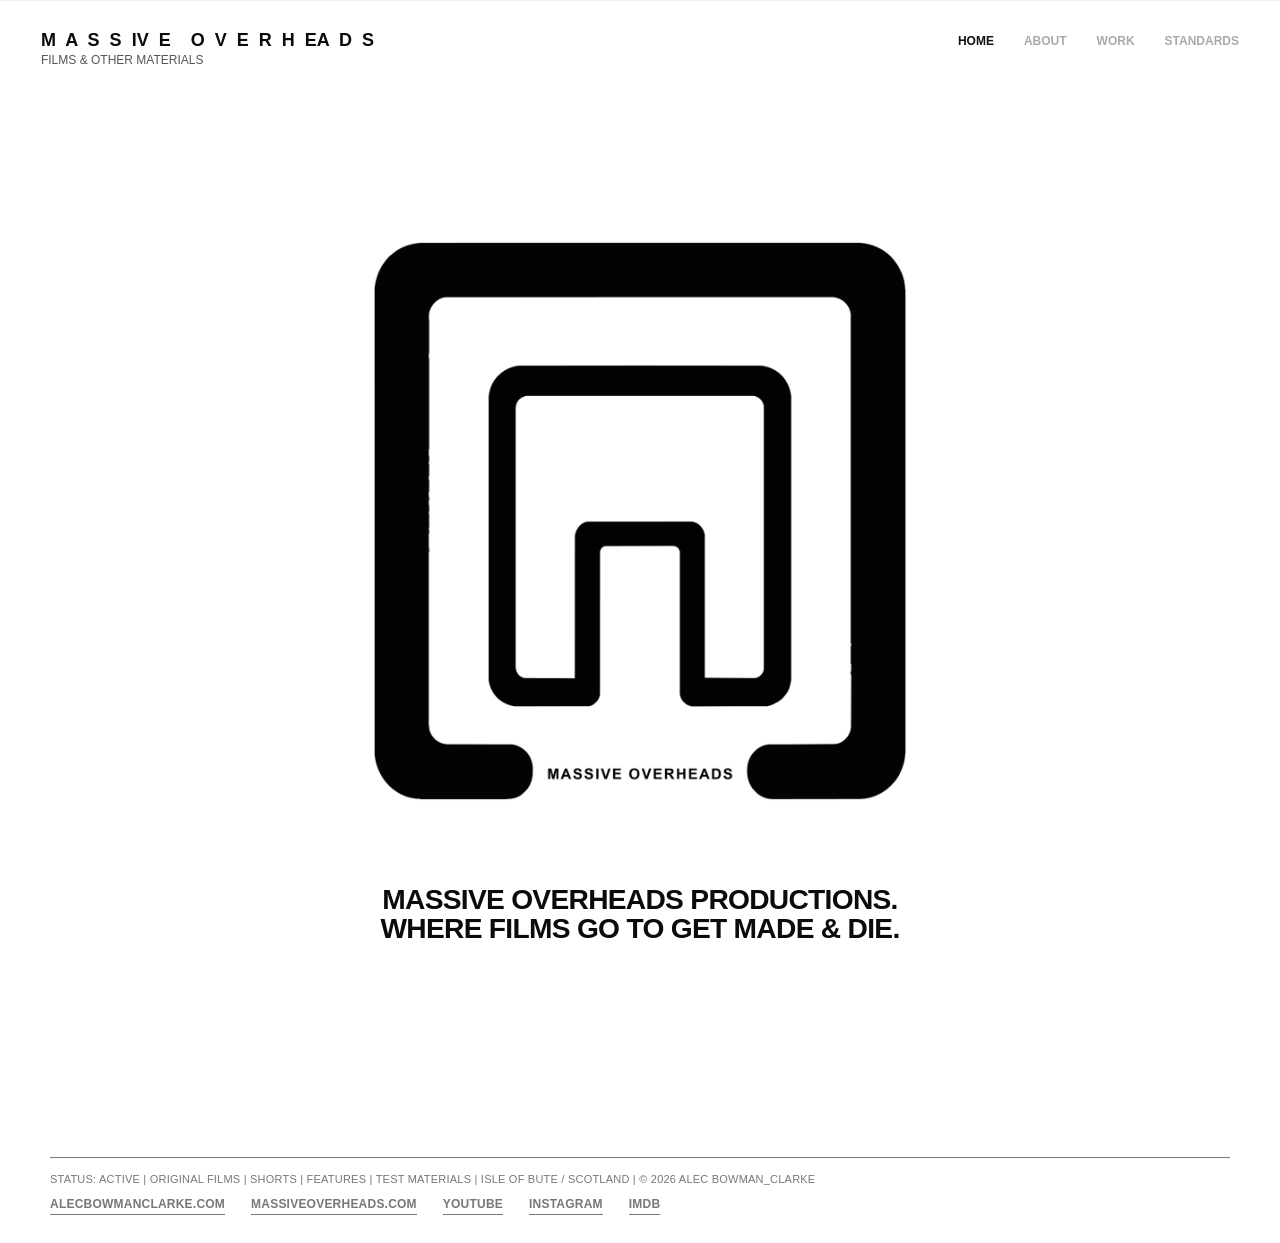
<file: index.html>
<!doctype html><html lang="en"><head><meta charset="utf-8"><meta name="viewport" content="width=device-width,initial-scale=1"><title>Massive Overheads</title><meta name="description" content="Massive Overheads Productions. Independent films and other materials from the Isle of Bute, Scotland."><link rel="stylesheet" href="css/site.css"></head><body>
<header class="site-head"><a class="brand" href="index.html"><strong class="wordmark-fixed">M&nbsp;&nbsp;A&nbsp;&nbsp;S&nbsp;&nbsp;S&nbsp;&nbsp;IV&nbsp;&nbsp;E&nbsp;&nbsp;&nbsp;&nbsp;O&nbsp;&nbsp;V&nbsp;&nbsp;E&nbsp;&nbsp;R&nbsp;&nbsp;H&nbsp;&nbsp;EA&nbsp;&nbsp;D&nbsp;&nbsp;S</strong><span>FILMS &amp; OTHER MATERIALS</span></a><button class="menu-button" type="button" aria-expanded="false" aria-controls="site-nav">MENU</button><nav class="nav" id="site-nav"><a class="active" aria-current="page" href="index.html">HOME</a><a href="about.html">ABOUT</a><a href="materials.html">WORK</a><a href="standards.html">STANDARDS</a></nav></header>
<main class="home home--manifesto"><div class="home-mark-wrap"><img class="mo-mark mo-mark--large" src="assets/images/massive-overheads-mark-home.png" alt="Massive Overheads"><p class="home-line">MASSIVE OVERHEADS PRODUCTIONS.<br>WHERE FILMS GO TO GET MADE &amp; DIE.</p></div></main>
<footer class="universal-footer"><div class="universal-footer__meta">STATUS: ACTIVE | ORIGINAL FILMS | SHORTS | FEATURES | TEST MATERIALS | ISLE OF BUTE / SCOTLAND | © 2026 ALEC BOWMAN_CLARKE</div><div class="universal-footer__links"><a href="https://alecbowmanclarke.com/">alecbowmanclarke.com</a><a href="https://massiveoverheads.com/">massiveoverheads.com</a><a href="https://www.youtube.com/@massiveoverheads">youtube</a><a href="https://www.instagram.com/mralecbowmanclarke/">instagram</a><a href="https://www.imdb.com/name/nm12285276/">IMDB</a></div></footer>
<script src="js/site.js"></script></body></html>
</file>
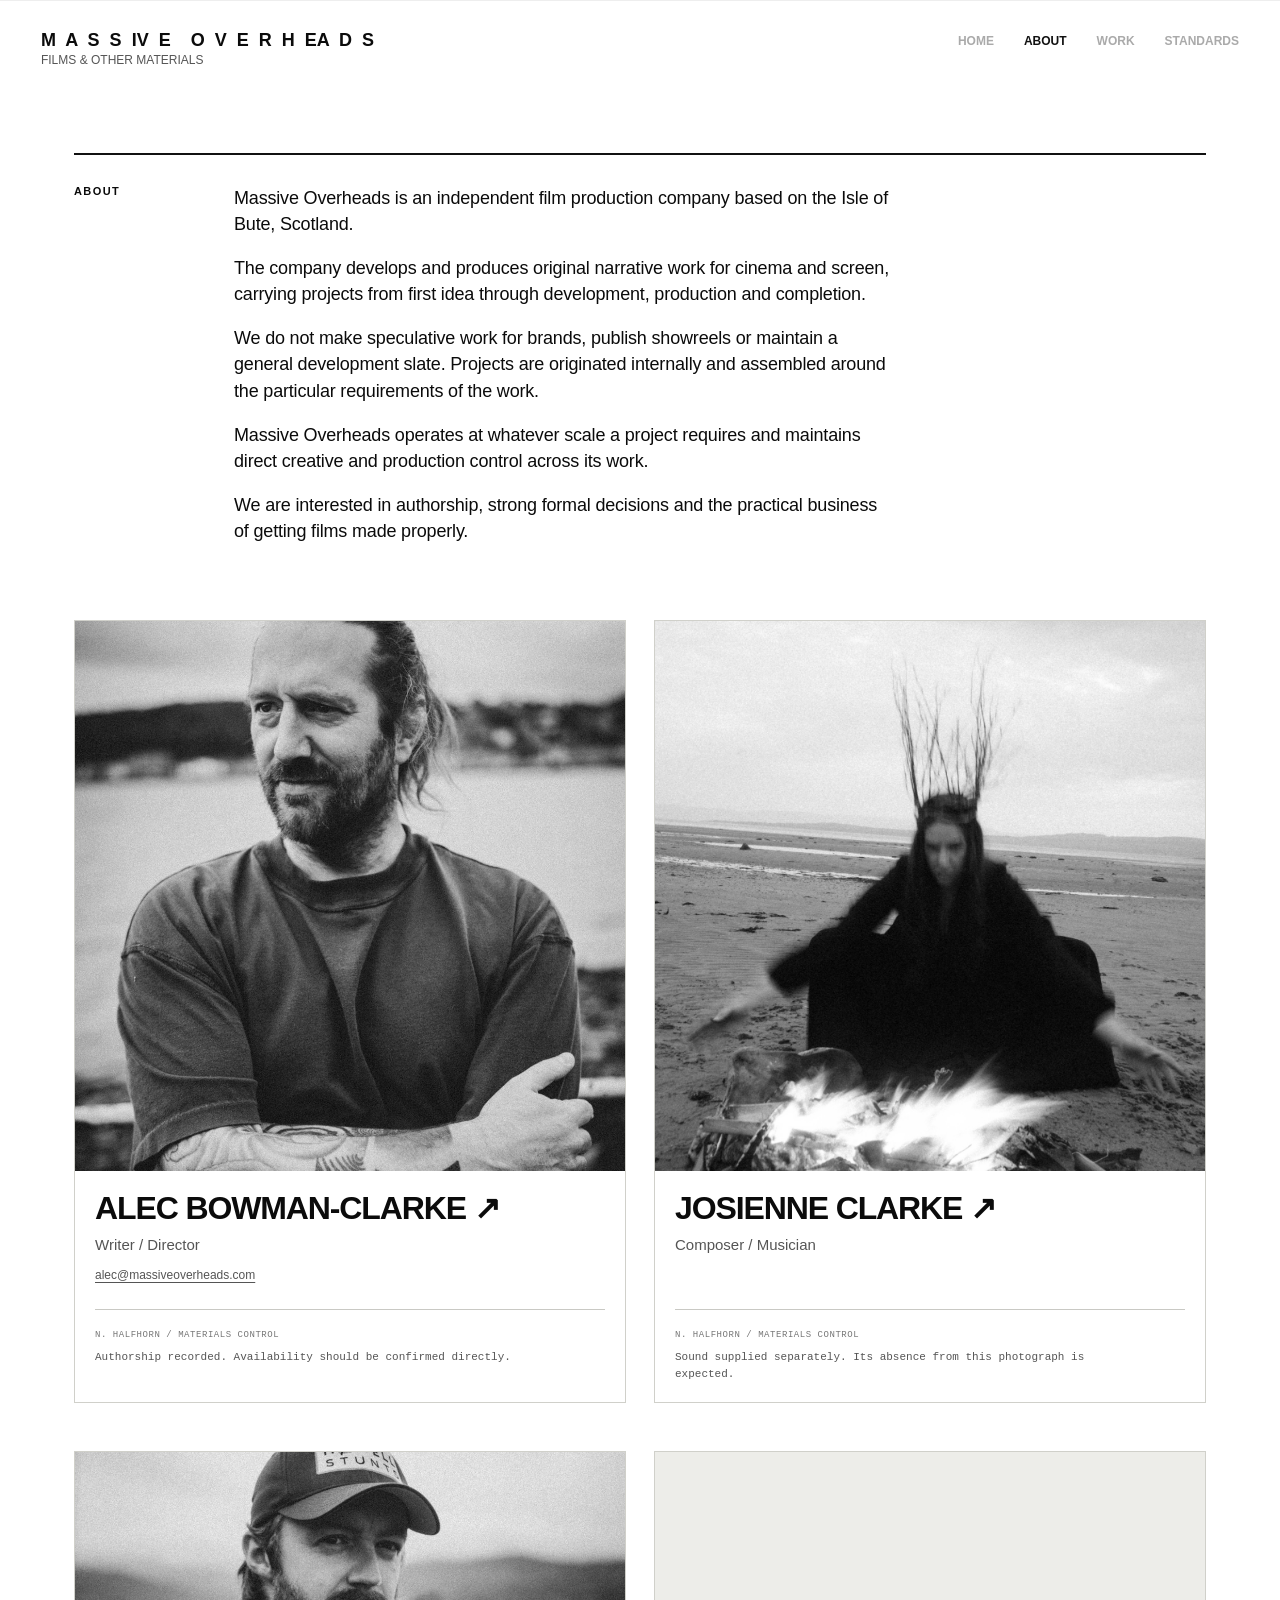
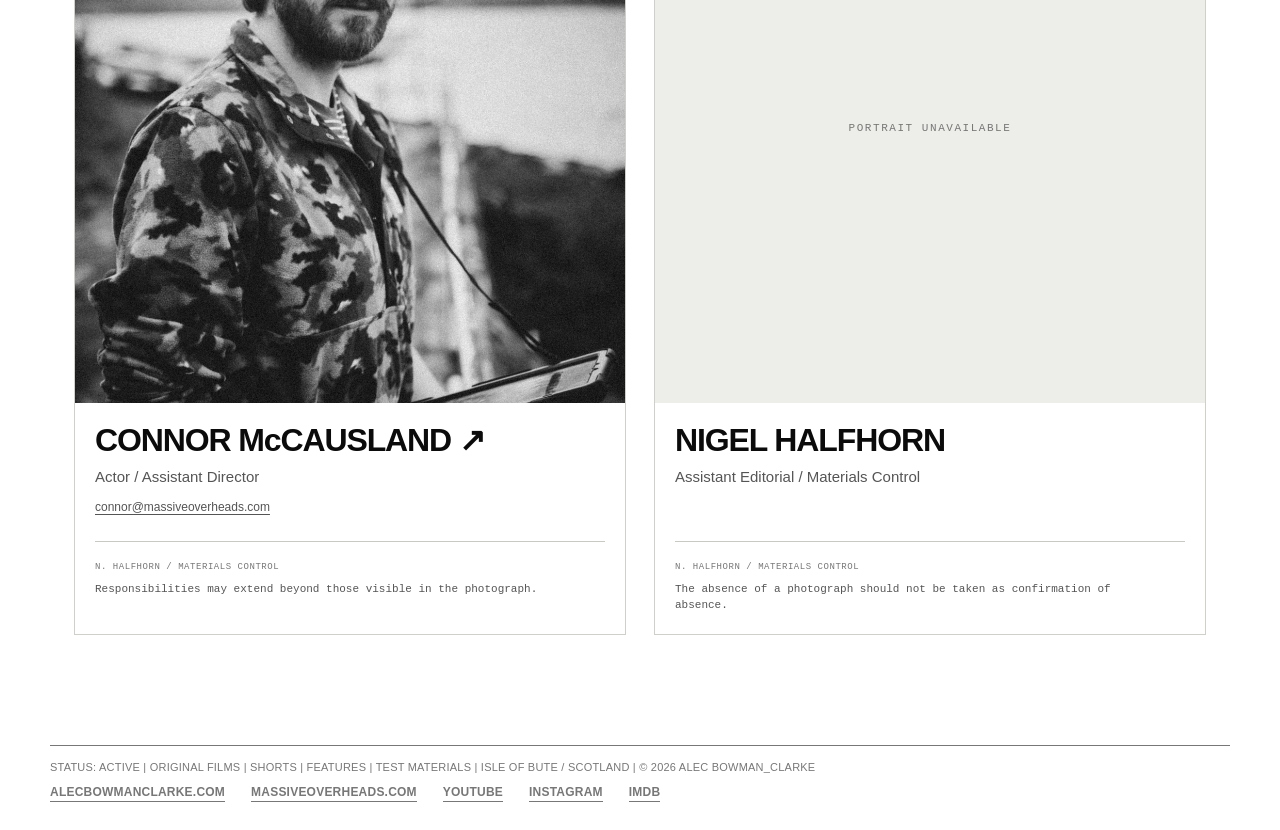
<file: about.html>
<!doctype html><html lang="en"><head><meta charset="utf-8"><meta name="viewport" content="width=device-width,initial-scale=1"><title>About — Massive Overheads</title><meta name="description" content="About Massive Overheads Productions and the people making the films."><link rel="stylesheet" href="css/site.css"><link rel="stylesheet" href="css/materials.css"><link rel="stylesheet" href="css/about-cards.css"></head><body>
<header class="site-head"><a class="brand" href="index.html"><strong class="wordmark-fixed">M&nbsp;&nbsp;A&nbsp;&nbsp;S&nbsp;&nbsp;S&nbsp;&nbsp;IV&nbsp;&nbsp;E&nbsp;&nbsp;&nbsp;&nbsp;O&nbsp;&nbsp;V&nbsp;&nbsp;E&nbsp;&nbsp;R&nbsp;&nbsp;H&nbsp;&nbsp;EA&nbsp;&nbsp;D&nbsp;&nbsp;S</strong><span>FILMS &amp; OTHER MATERIALS</span></a><button class="menu-button" type="button" aria-expanded="false" aria-controls="site-nav">MENU</button><nav class="nav" id="site-nav"><a href="index.html">HOME</a><a class="active" aria-current="page" href="about.html">ABOUT</a><a href="materials.html">WORK</a><a href="standards.html">STANDARDS</a></nav></header>
<main class="about-mo"><section class="about-mo__intro"><div class="eyebrow">ABOUT</div><div class="about-mo__statement">
<p>Massive Overheads is an independent film production company based on the Isle of Bute, Scotland.</p>
<p>The company develops and produces original narrative work for cinema and screen, carrying projects from first idea through development, production and completion.</p>
<p>We do not make speculative work for brands, publish showreels or maintain a general development slate. Projects are originated internally and assembled around the particular requirements of the work.</p>
<p>Massive Overheads operates at whatever scale a project requires and maintains direct creative and production control across its work.</p>
<p>We are interested in authorship, strong formal decisions and the practical business of getting films made properly.</p>
</div></section><section class="people-mount-grid" aria-label="People">
<article class="people-mount mount"><div class="mount-header">MASSIVE OVERHEADS<span>PERSONNEL / 01</span></div><a class="person-card__media" href="https://alecbowmanclarke.com" aria-label="Visit the website of Alec Bowman-Clarke"><img src="assets/images/alec-bowman-clarke-portrait-bw.jpg" alt="Portrait of Alec Bowman-Clarke"></a><div class="people-caption"><h2><a href="https://alecbowmanclarke.com">ALEC BOWMAN-CLARKE ↗</a></h2><p>Writer / Director</p><a class="mail" href="mailto:alec@massiveoverheads.com">alec@massiveoverheads.com</a></div><div class="mount-note"><span>N. HALFHORN / MATERIALS CONTROL</span><p>Authorship recorded. Availability should be confirmed directly.</p></div></article>
<article class="people-mount mount"><div class="mount-header">MASSIVE OVERHEADS<span>PERSONNEL / 02</span></div><a class="person-card__media" href="https://josienneclarke.com" aria-label="Visit the website of Josienne Clarke"><img src="assets/images/DSC02530.jpg" alt="Portrait of Josienne Clarke"></a><div class="people-caption"><h2><a href="https://josienneclarke.com">JOSIENNE CLARKE ↗</a></h2><p>Composer / Musician</p></div><div class="mount-note"><span>N. HALFHORN / MATERIALS CONTROL</span><p>Sound supplied separately. Its absence from this photograph is expected.</p></div></article>
<article class="people-mount mount"><div class="mount-header">MASSIVE OVERHEADS<span>PERSONNEL / 03</span></div><a class="person-card__media" href="https://linktr.ee/conmccausland" aria-label="Visit the website of Connor McCausland"><img src="assets/images/connor-mccausland-portrait-bw.jpg" alt="Portrait of Connor McCausland"></a><div class="people-caption"><h2><a href="https://linktr.ee/conmccausland">CONNOR McCAUSLAND ↗</a></h2><p>Actor / Assistant Director</p><a class="mail" href="mailto:connor@massiveoverheads.com">connor@massiveoverheads.com</a></div><div class="mount-note"><span>N. HALFHORN / MATERIALS CONTROL</span><p>Responsibilities may extend beyond those visible in the photograph.</p></div></article>
<article class="people-mount mount"><div class="mount-header">MASSIVE OVERHEADS<span>PERSONNEL / 04</span></div><a class="person-card__media" href="nigel.html" aria-label="Read about Nigel Halfhorn"><span class="person-card__unavailable">PORTRAIT UNAVAILABLE</span></a><div class="people-caption"><h2><a href="nigel.html">NIGEL HALFHORN</a></h2><p>Assistant Editorial / Materials Control</p></div><div class="mount-note"><span>N. HALFHORN / MATERIALS CONTROL</span><p>The absence of a photograph should not be taken as confirmation of absence.</p></div></article>
</section></main>
<footer class="universal-footer"><div class="universal-footer__meta">STATUS: ACTIVE | ORIGINAL FILMS | SHORTS | FEATURES | TEST MATERIALS | ISLE OF BUTE / SCOTLAND | © 2026 ALEC BOWMAN_CLARKE</div><div class="universal-footer__links"><a href="https://alecbowmanclarke.com/">alecbowmanclarke.com</a><a href="https://massiveoverheads.com/">massiveoverheads.com</a><a href="https://www.youtube.com/@massiveoverheads">youtube</a><a href="https://www.instagram.com/mralecbowmanclarke/">instagram</a><a href="https://www.imdb.com/name/nm12285276/">IMDB</a></div></footer>
<script src="js/site.js"></script></body></html>
</file>
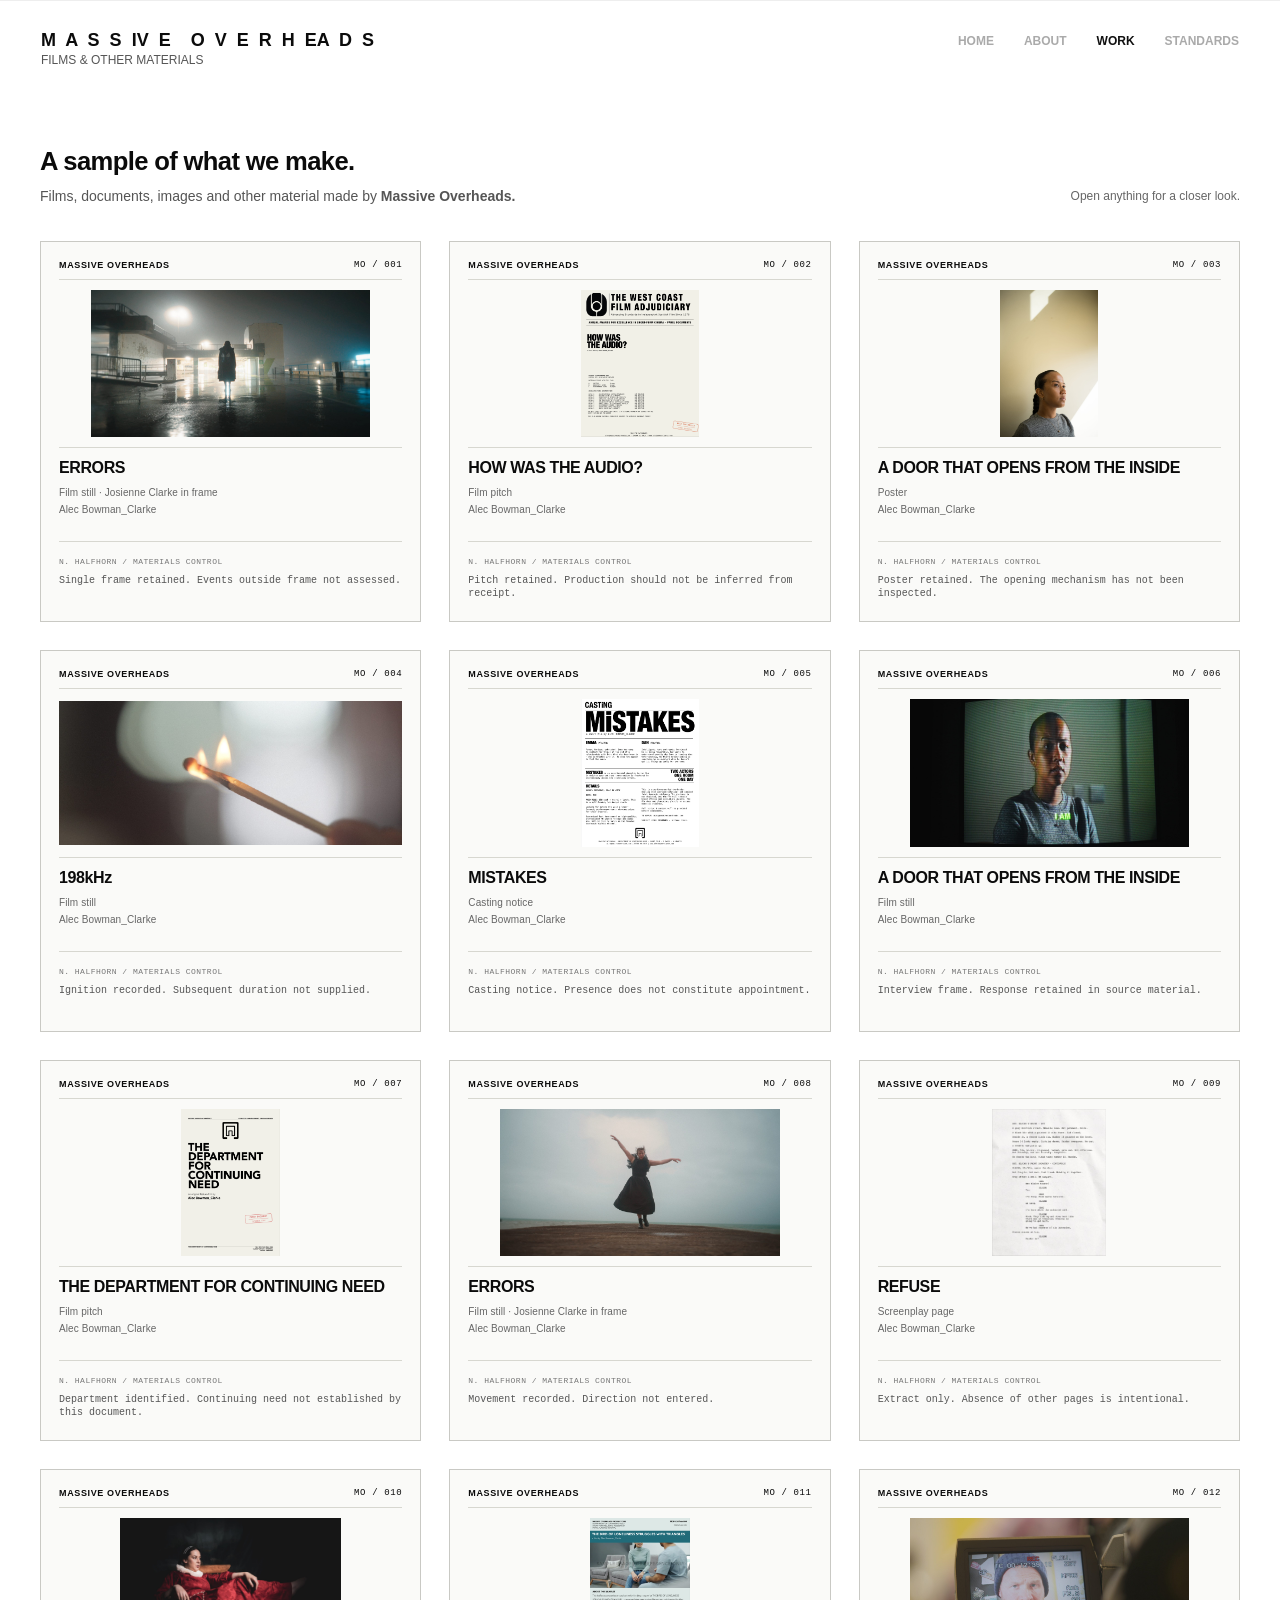
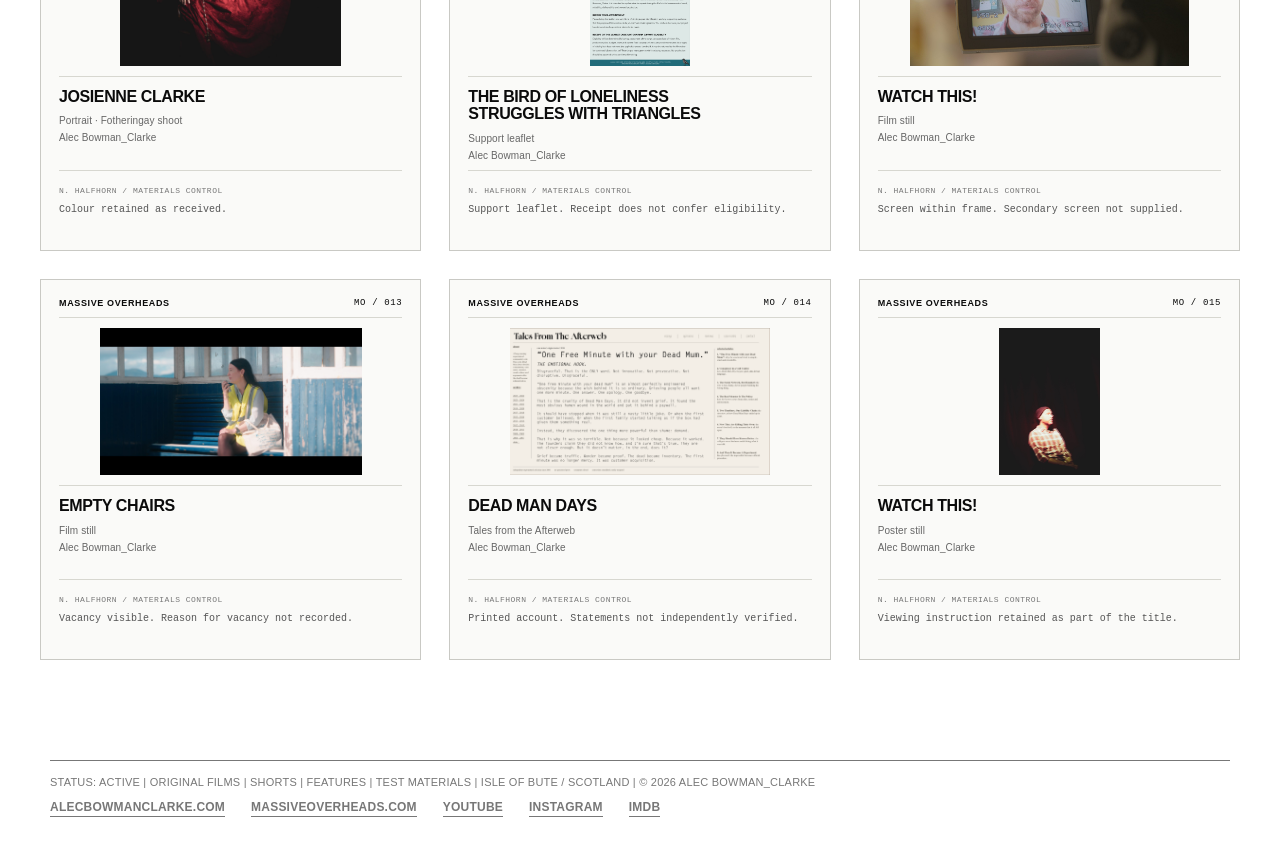
<file: materials.html>
<!doctype html><html lang="en"><head><meta charset="utf-8"><meta name="viewport" content="width=device-width,initial-scale=1"><title>Materials — Massive Overheads</title><link rel="stylesheet" href="css/site.css"><meta name="description" content="A sample of films, photographs, documents and other material made by Massive Overheads."><link rel="stylesheet" href="css/materials.css"></head><body>
<header class="site-head"><a class="brand" href="index.html"><strong class="wordmark-fixed">M&nbsp;&nbsp;A&nbsp;&nbsp;S&nbsp;&nbsp;S&nbsp;&nbsp;IV&nbsp;&nbsp;E&nbsp;&nbsp;&nbsp;&nbsp;O&nbsp;&nbsp;V&nbsp;&nbsp;E&nbsp;&nbsp;R&nbsp;&nbsp;H&nbsp;&nbsp;EA&nbsp;&nbsp;D&nbsp;&nbsp;S</strong><span>FILMS &amp; OTHER MATERIALS</span></a><button class="menu-button" type="button" aria-expanded="false" aria-controls="site-nav">MENU</button><nav class="nav" id="site-nav"><a href="index.html">HOME</a><a href="about.html">ABOUT</a><a class="active" aria-current="page" href="materials.html">WORK</a><a href="standards.html">STANDARDS</a></nav></header>
<main class="materials-sample"><div class="sample-intro"><h1>A sample of what we make.</h1><p class="sample-description">Films, documents, images and other material made by <strong>Massive Overheads.</strong></p><p>Open anything for a closer look.</p></div><div class="mount-grid"><figure class="sample mount"><div class="mount-header">MASSIVE OVERHEADS<span>MO / 001</span></div><a class="sample-open" href="assets/images/errors-film-night-still.jpg" data-title="ERRORS" data-kind="Film still · Josienne Clarke in frame" data-project="" aria-label="Enlarge ERRORS — Film still · Josienne Clarke in frame"><img src="assets/images/errors-film-night-still.jpg" alt="ERRORS — Film still · Josienne Clarke in frame" width="2048" height="1080" loading="eager"><span class="enlarge" aria-hidden="true">↗</span></a><figcaption><h2>ERRORS</h2><div class="mount-meta"><span>Film still · Josienne Clarke in frame</span><span>Alec Bowman_Clarke</span></div></figcaption><div class="mount-note"><span>N. HALFHORN / MATERIALS CONTROL</span><p>Single frame retained. Events outside frame not assessed.</p></div></figure><figure class="sample mount"><div class="mount-header">MASSIVE OVERHEADS<span>MO / 002</span></div><a class="sample-open" href="assets/images/how-was-the-audio-programme.png" data-title="HOW WAS THE AUDIO?" data-kind="Film pitch" data-project="https://alecbowmanclarke.com/worlds/shorts/audio/" aria-label="Enlarge HOW WAS THE AUDIO? — Film pitch"><img src="assets/images/how-was-the-audio-programme.png" alt="HOW WAS THE AUDIO? — Film pitch" width="1774" height="2200" loading="eager"><span class="enlarge" aria-hidden="true">↗</span></a><figcaption><h2>HOW WAS THE AUDIO?</h2><div class="mount-meta"><span>Film pitch</span><span>Alec Bowman_Clarke</span></div></figcaption><div class="mount-note"><span>N. HALFHORN / MATERIALS CONTROL</span><p>Pitch retained. Production should not be inferred from receipt.</p></div></figure><figure class="sample mount"><div class="mount-header">MASSIVE OVERHEADS<span>MO / 003</span></div><a class="sample-open" href="assets/images/studio-portrait-window-light.jpg" data-title="A DOOR THAT OPENS FROM THE INSIDE" data-kind="Poster" data-project="" aria-label="Enlarge A DOOR THAT OPENS FROM THE INSIDE — Poster"><img src="assets/images/studio-portrait-window-light.jpg" alt="A DOOR THAT OPENS FROM THE INSIDE — Poster" width="1467" height="2200" loading="lazy"><span class="enlarge" aria-hidden="true">↗</span></a><figcaption><h2>A DOOR THAT OPENS FROM THE INSIDE</h2><div class="mount-meta"><span>Poster</span><span>Alec Bowman_Clarke</span></div></figcaption><div class="mount-note"><span>N. HALFHORN / MATERIALS CONTROL</span><p>Poster retained. The opening mechanism has not been inspected.</p></div></figure><figure class="sample mount"><div class="mount-header">MASSIVE OVERHEADS<span>MO / 004</span></div><a class="sample-open" href="assets/images/198khz-match-flame.jpg" data-title="198kHz" data-kind="Film still" data-project="" aria-label="Enlarge 198kHz — Film still"><img src="assets/images/198khz-match-flame.jpg" alt="198kHz — Film still" width="2200" height="922" loading="lazy"><span class="enlarge" aria-hidden="true">↗</span></a><figcaption><h2>198kHz</h2><div class="mount-meta"><span>Film still</span><span>Alec Bowman_Clarke</span></div></figcaption><div class="mount-note"><span>N. HALFHORN / MATERIALS CONTROL</span><p>Ignition recorded. Subsequent duration not supplied.</p></div></figure><figure class="sample mount"><div class="mount-header">MASSIVE OVERHEADS<span>MO / 005</span></div><a class="sample-open" href="assets/images/mistakes-casting-poster.png" data-title="MISTAKES" data-kind="Casting notice" data-project="https://alecbowmanclarke.com/worlds/shorts/mistakes/" aria-label="Enlarge MISTAKES — Casting notice"><img src="assets/images/mistakes-casting-poster.png" alt="MISTAKES — Casting notice" width="1761" height="2200" loading="lazy"><span class="enlarge" aria-hidden="true">↗</span></a><figcaption><h2>MISTAKES</h2><div class="mount-meta"><span>Casting notice</span><span>Alec Bowman_Clarke</span></div></figcaption><div class="mount-note"><span>N. HALFHORN / MATERIALS CONTROL</span><p>Casting notice. Presence does not constitute appointment.</p></div></figure><figure class="sample mount"><div class="mount-header">MASSIVE OVERHEADS<span>MO / 006</span></div><a class="sample-open" href="assets/images/door-interview-film-still.jpg" data-title="A DOOR THAT OPENS FROM THE INSIDE" data-kind="Film still" data-project="" aria-label="Enlarge A DOOR THAT OPENS FROM THE INSIDE — Film still"><img src="assets/images/door-interview-film-still.jpg" alt="A DOOR THAT OPENS FROM THE INSIDE — Film still" width="2200" height="1160" loading="lazy"><span class="enlarge" aria-hidden="true">↗</span></a><figcaption><h2>A DOOR THAT OPENS FROM THE INSIDE</h2><div class="mount-meta"><span>Film still</span><span>Alec Bowman_Clarke</span></div></figcaption><div class="mount-note"><span>N. HALFHORN / MATERIALS CONTROL</span><p>Interview frame. Response retained in source material.</p></div></figure><figure class="sample mount"><div class="mount-header">MASSIVE OVERHEADS<span>MO / 007</span></div><a class="sample-open" href="assets/images/department-of-continuing-need-pitch.png" data-title="THE DEPARTMENT FOR CONTINUING NEED" data-kind="Film pitch" data-project="" aria-label="Enlarge THE DEPARTMENT FOR CONTINUING NEED — Film pitch"><img src="assets/images/department-of-continuing-need-pitch.png" alt="THE DEPARTMENT FOR CONTINUING NEED — Film pitch"  loading="lazy"><span class="enlarge" aria-hidden="true">↗</span></a><figcaption><h2>THE DEPARTMENT FOR CONTINUING NEED</h2><div class="mount-meta"><span>Film pitch</span><span>Alec Bowman_Clarke</span></div></figcaption><div class="mount-note"><span>N. HALFHORN / MATERIALS CONTROL</span><p>Department identified. Continuing need not established by this document.</p></div></figure><figure class="sample mount"><div class="mount-header">MASSIVE OVERHEADS<span>MO / 008</span></div><a class="sample-open" href="assets/images/errors-film-dance-still.jpg" data-title="ERRORS" data-kind="Film still · Josienne Clarke in frame" data-project="" aria-label="Enlarge ERRORS — Film still · Josienne Clarke in frame"><img src="assets/images/errors-film-dance-still.jpg" alt="ERRORS — Film still · Josienne Clarke in frame" width="2048" height="1080" loading="lazy"><span class="enlarge" aria-hidden="true">↗</span></a><figcaption><h2>ERRORS</h2><div class="mount-meta"><span>Film still · Josienne Clarke in frame</span><span>Alec Bowman_Clarke</span></div></figcaption><div class="mount-note"><span>N. HALFHORN / MATERIALS CONTROL</span><p>Movement recorded. Direction not entered.</p></div></figure><figure class="sample mount"><div class="mount-header">MASSIVE OVERHEADS<span>MO / 009</span></div><a class="sample-open" href="assets/images/refuse-script-page.jpg" data-title="REFUSE" data-kind="Screenplay page" data-project="https://alecbowmanclarke.com/worlds/shorts/refuse/" aria-label="Enlarge REFUSE — Screenplay page"><img src="assets/images/refuse-script-page.jpg" alt="REFUSE — Screenplay page" width="595" height="771" loading="lazy"><span class="enlarge" aria-hidden="true">↗</span></a><figcaption><h2>REFUSE</h2><div class="mount-meta"><span>Screenplay page</span><span>Alec Bowman_Clarke</span></div></figcaption><div class="mount-note"><span>N. HALFHORN / MATERIALS CONTROL</span><p>Extract only. Absence of other pages is intentional.</p></div></figure><figure class="sample mount"><div class="mount-header">MASSIVE OVERHEADS<span>MO / 010</span></div><a class="sample-open" href="assets/images/red-dress-portrait.jpg" data-title="JOSIENNE CLARKE" data-kind="Portrait · Fotheringay shoot" data-project="" aria-label="Enlarge JOSIENNE CLARKE — Portrait · Fotheringay shoot"><img src="assets/images/red-dress-portrait.jpg" alt="JOSIENNE CLARKE — Portrait · Fotheringay shoot" width="2200" height="1467" loading="lazy"><span class="enlarge" aria-hidden="true">↗</span></a><figcaption><h2>JOSIENNE CLARKE</h2><div class="mount-meta"><span>Portrait · Fotheringay shoot</span><span>Alec Bowman_Clarke</span></div></figcaption><div class="mount-note"><span>N. HALFHORN / MATERIALS CONTROL</span><p>Colour retained as received.</p></div></figure><figure class="sample mount"><div class="mount-header">MASSIVE OVERHEADS<span>MO / 011</span></div><a class="sample-open" href="assets/images/bird-of-loneliness-support-leaflet.png" data-title="THE BIRD OF LONELINESS STRUGGLES WITH TRIANGLES" data-kind="Support leaflet" data-project="https://alecbowmanclarke.com/worlds/shorts/bird/" aria-label="Enlarge THE BIRD OF LONELINESS STRUGGLES WITH TRIANGLES — Support leaflet"><img src="assets/images/bird-of-loneliness-support-leaflet.png" alt="THE BIRD OF LONELINESS STRUGGLES WITH TRIANGLES — Support leaflet" width="1487" height="2200" loading="lazy"><span class="enlarge" aria-hidden="true">↗</span></a><figcaption><h2>THE BIRD OF LONELINESS STRUGGLES WITH TRIANGLES</h2><div class="mount-meta"><span>Support leaflet</span><span>Alec Bowman_Clarke</span></div></figcaption><div class="mount-note"><span>N. HALFHORN / MATERIALS CONTROL</span><p>Support leaflet. Receipt does not confer eligibility.</p></div></figure><figure class="sample mount"><div class="mount-header">MASSIVE OVERHEADS<span>MO / 012</span></div><a class="sample-open" href="assets/images/watch-this-crt-film-still.jpg" data-title="WATCH THIS!" data-kind="Film still" data-project="" aria-label="Enlarge WATCH THIS! — Film still"><img src="assets/images/watch-this-crt-film-still.jpg" alt="WATCH THIS! — Film still" width="2200" height="1160" loading="lazy"><span class="enlarge" aria-hidden="true">↗</span></a><figcaption><h2>WATCH THIS!</h2><div class="mount-meta"><span>Film still</span><span>Alec Bowman_Clarke</span></div></figcaption><div class="mount-note"><span>N. HALFHORN / MATERIALS CONTROL</span><p>Screen within frame. Secondary screen not supplied.</p></div></figure><figure class="sample mount"><div class="mount-header">MASSIVE OVERHEADS<span>MO / 013</span></div><a class="sample-open" href="assets/images/empty-chairs-film-still.jpg" data-title="EMPTY CHAIRS" data-kind="Film still" data-project="" aria-label="Enlarge EMPTY CHAIRS — Film still"><img src="assets/images/empty-chairs-film-still.jpg" alt="EMPTY CHAIRS — Film still" width="2200" height="1238" loading="lazy"><span class="enlarge" aria-hidden="true">↗</span></a><figcaption><h2>EMPTY CHAIRS</h2><div class="mount-meta"><span>Film still</span><span>Alec Bowman_Clarke</span></div></figcaption><div class="mount-note"><span>N. HALFHORN / MATERIALS CONTROL</span><p>Vacancy visible. Reason for vacancy not recorded.</p></div></figure><figure class="sample mount"><div class="mount-header">MASSIVE OVERHEADS<span>MO / 014</span></div><a class="sample-open" href="assets/images/dead-man-days-newspaper-sheet.png" data-title="DEAD MAN DAYS" data-kind="Tales from the Afterweb" data-project="https://deadmandays.com/" aria-label="Enlarge DEAD MAN DAYS — Tales from the Afterweb"><img src="assets/images/dead-man-days-newspaper-sheet.png" alt="DEAD MAN DAYS — Tales from the Afterweb" width="2200" height="1243" loading="lazy"><span class="enlarge" aria-hidden="true">↗</span></a><figcaption><h2>DEAD MAN DAYS</h2><div class="mount-meta"><span>Tales from the Afterweb</span><span>Alec Bowman_Clarke</span></div></figcaption><div class="mount-note"><span>N. HALFHORN / MATERIALS CONTROL</span><p>Printed account. Statements not independently verified.</p></div></figure><figure class="sample mount"><div class="mount-header">MASSIVE OVERHEADS<span>MO / 015</span></div><a class="sample-open" href="assets/images/performance-motion-study.jpg" data-title="WATCH THIS!" data-kind="Poster still" data-project="" aria-label="Enlarge WATCH THIS! — Poster still"><img src="assets/images/performance-motion-study.jpg" alt="WATCH THIS! — Poster still" width="1508" height="2200" loading="lazy"><span class="enlarge" aria-hidden="true">↗</span></a><figcaption><h2>WATCH THIS!</h2><div class="mount-meta"><span>Poster still</span><span>Alec Bowman_Clarke</span></div></figcaption><div class="mount-note"><span>N. HALFHORN / MATERIALS CONTROL</span><p>Viewing instruction retained as part of the title.</p></div></figure></div></main><dialog class="viewer" aria-labelledby="viewer-title"><div class="viewer-bar"><div><h2 id="viewer-title"></h2><p id="viewer-kind"></p></div><div class="viewer-actions"><a id="viewer-project">Explore project ↗</a><button id="viewer-zoom" type="button" aria-pressed="false">Zoom in</button><button id="viewer-close" type="button" aria-label="Close image viewer">Close ×</button></div></div><div class="viewer-stage"><img id="viewer-image" alt=""></div><div class="viewer-bottom"><button id="viewer-prev" type="button">← Previous</button><span id="viewer-count"></span><button id="viewer-next" type="button">Next →</button></div></dialog>
<footer class="universal-footer"><div class="universal-footer__meta">STATUS: ACTIVE | ORIGINAL FILMS | SHORTS | FEATURES | TEST MATERIALS | ISLE OF BUTE / SCOTLAND | © 2026 ALEC BOWMAN_CLARKE</div><div class="universal-footer__links"><a href="https://alecbowmanclarke.com/">alecbowmanclarke.com</a><a href="https://massiveoverheads.com/">massiveoverheads.com</a><a href="https://www.youtube.com/@massiveoverheads">youtube</a><a href="https://www.instagram.com/mralecbowmanclarke/">instagram</a><a href="https://www.imdb.com/name/nm12285276/">IMDB</a></div></footer><script src="js/site.js"></script><script src="js/materials.js"></script></body></html>
</file>
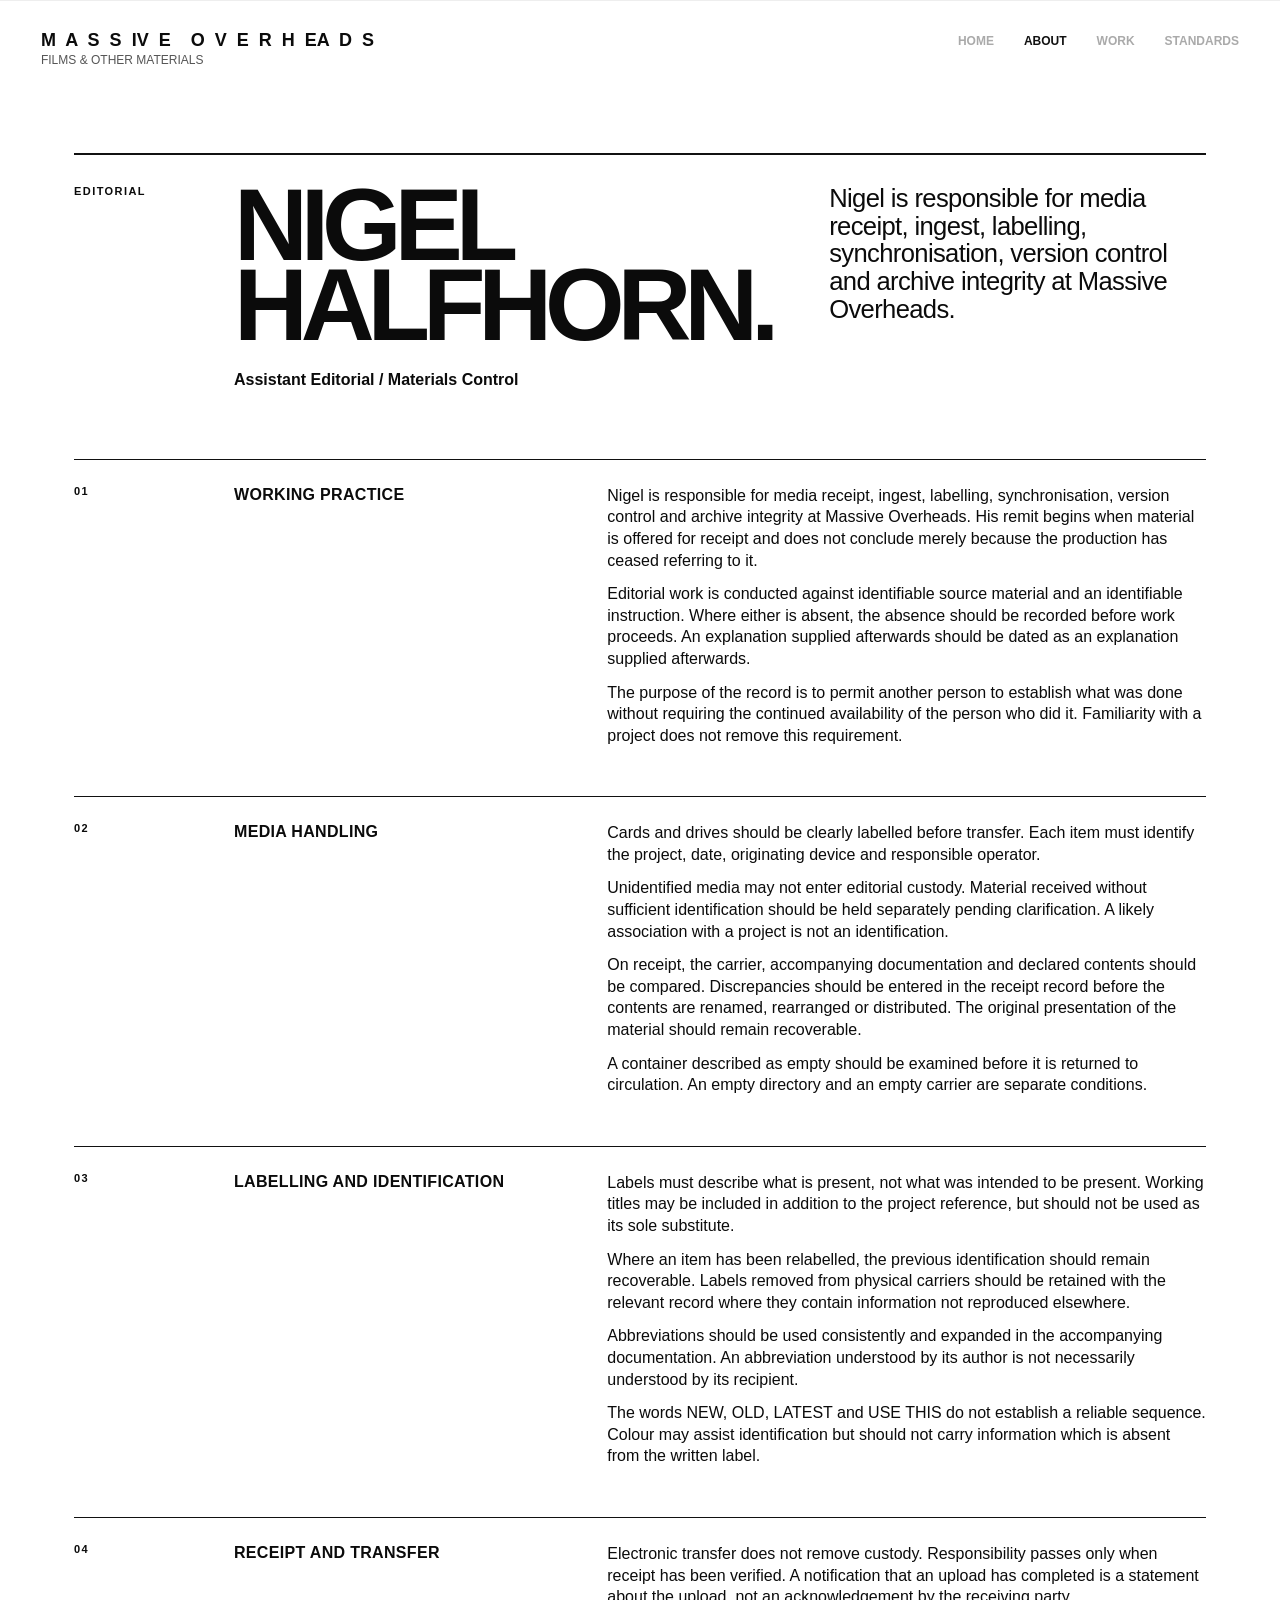
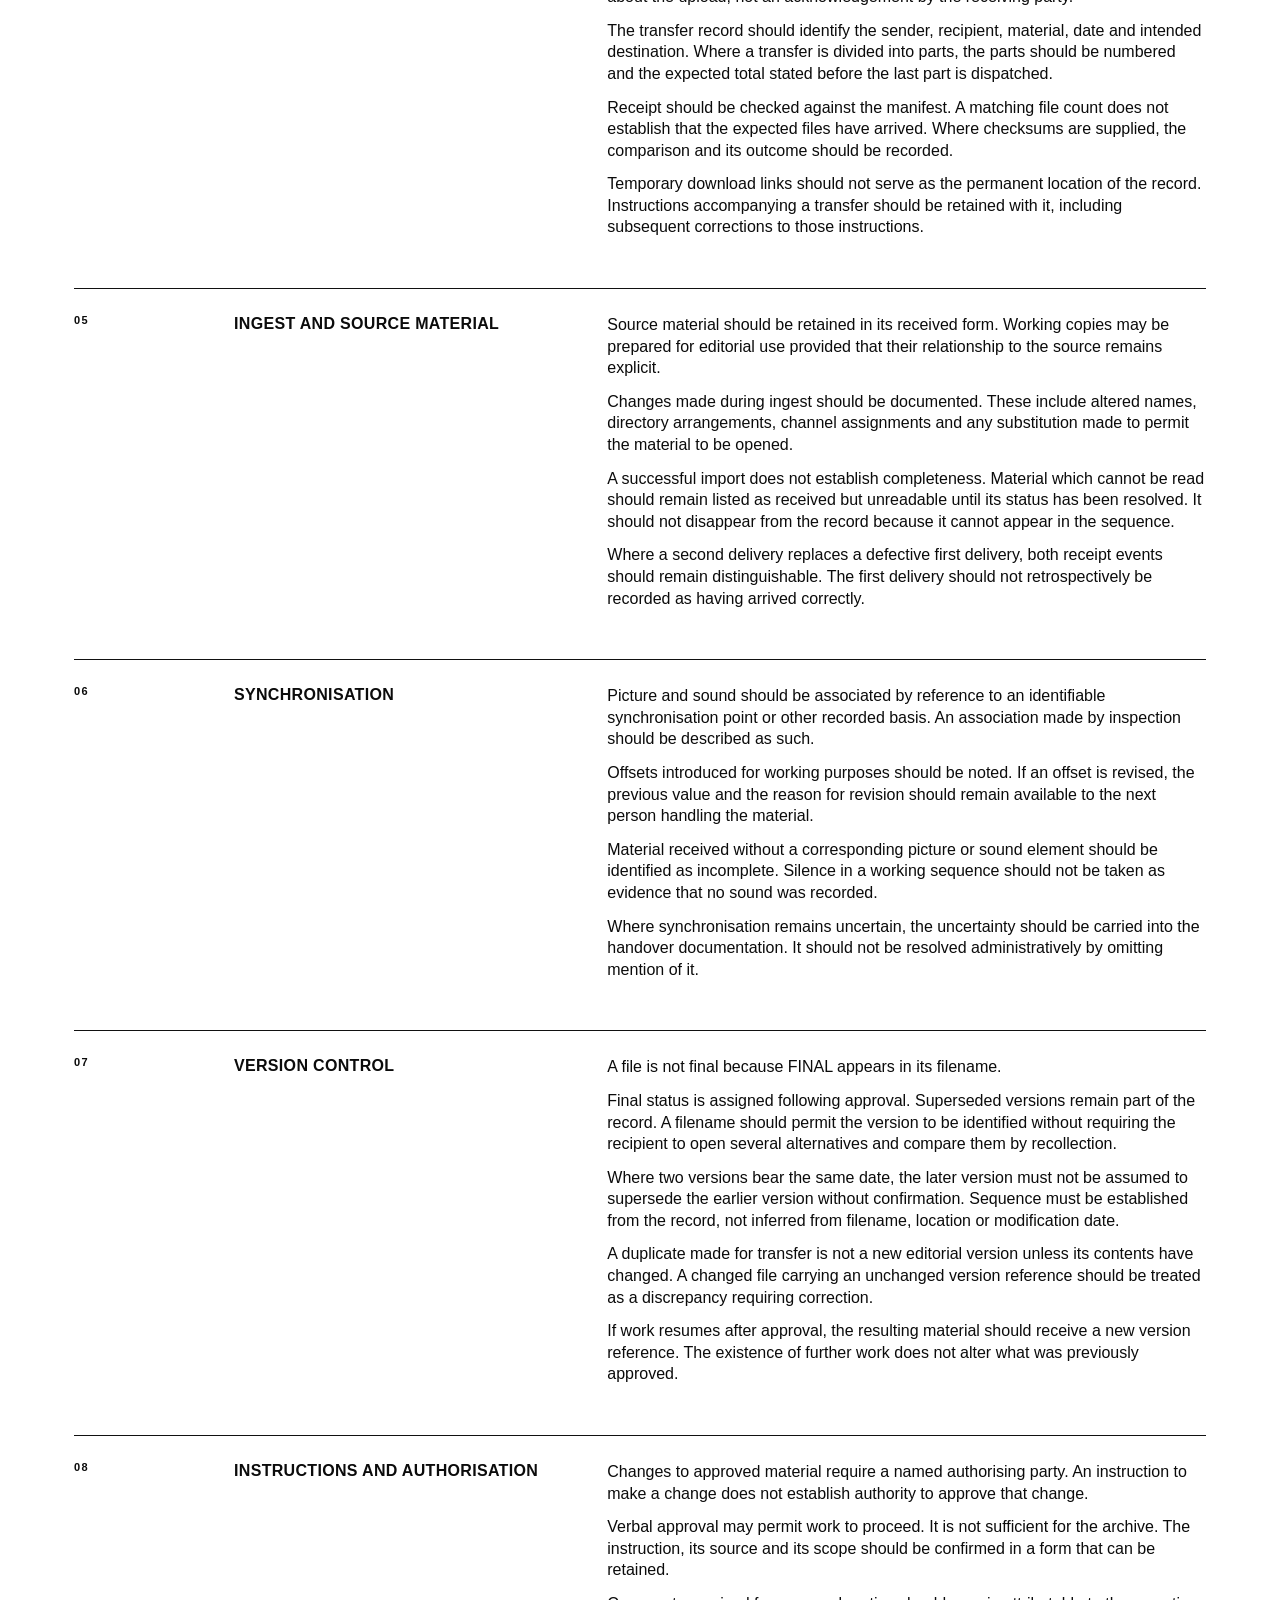
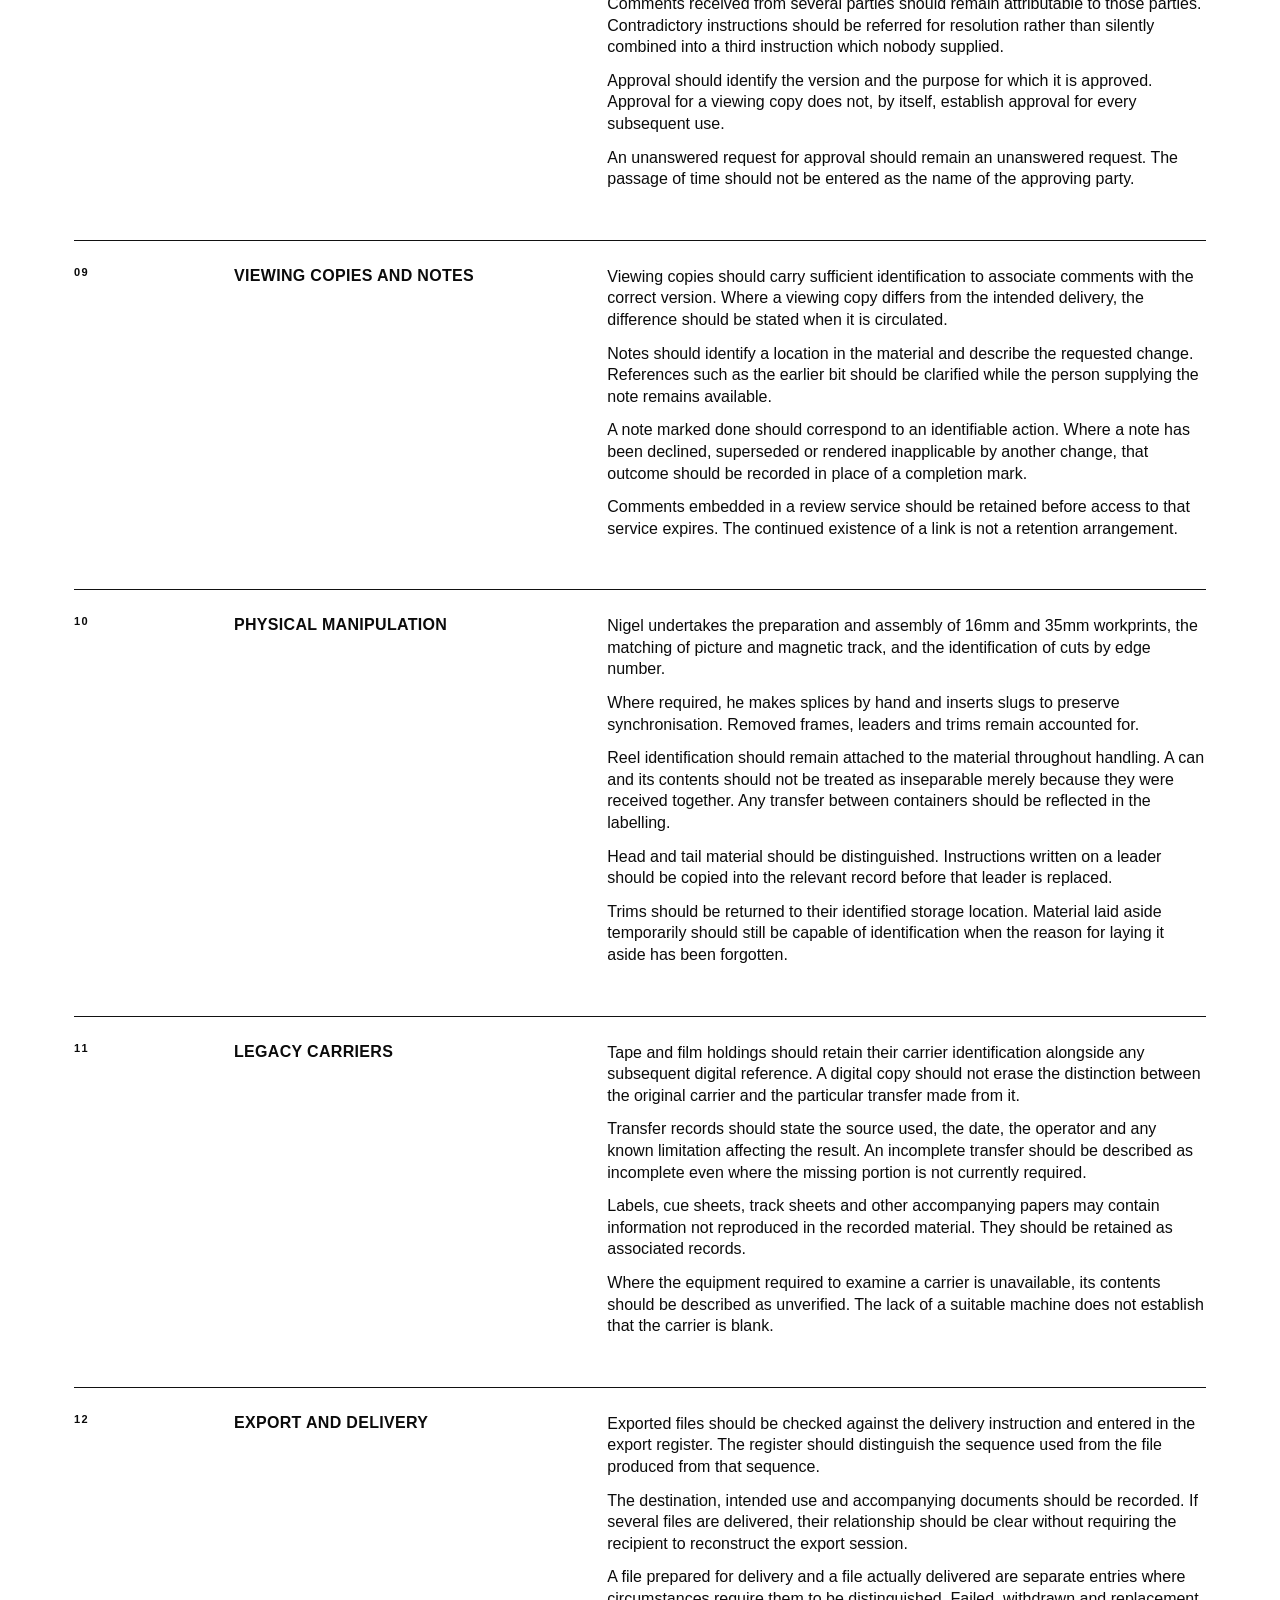
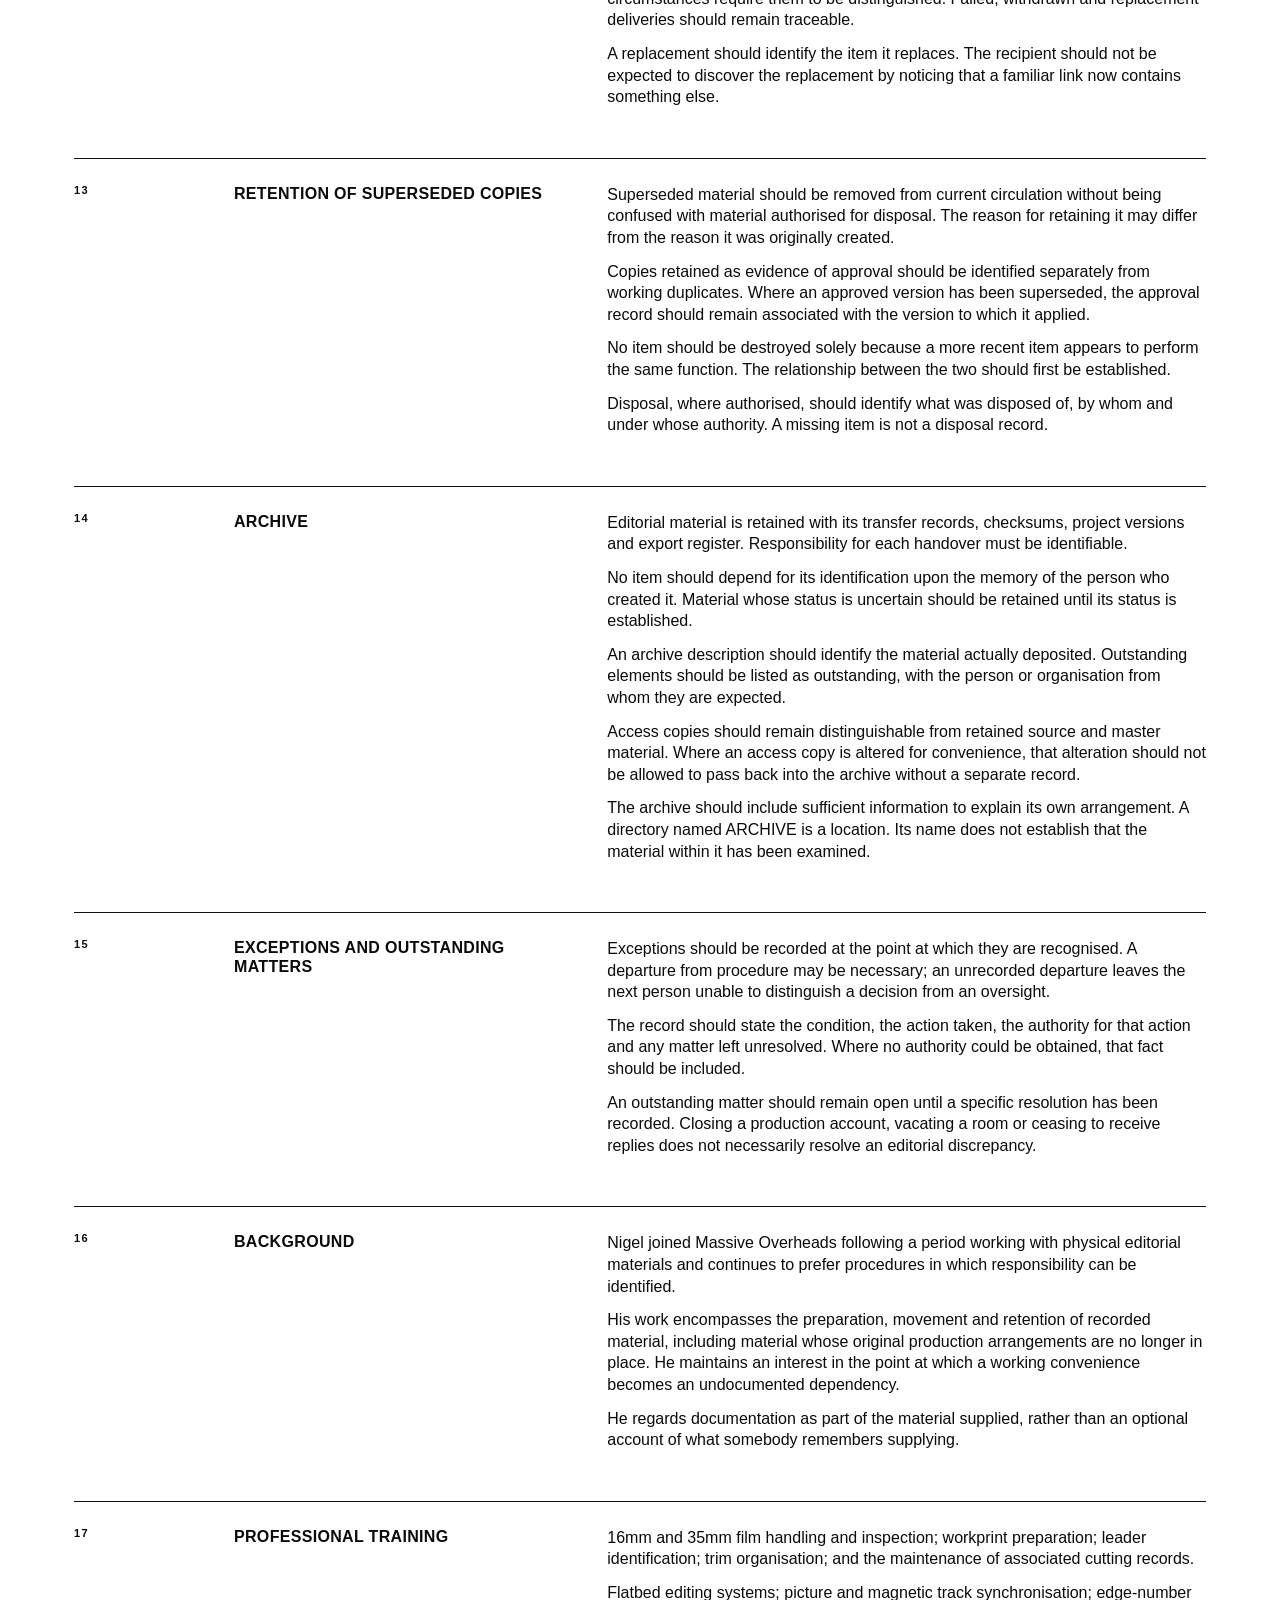
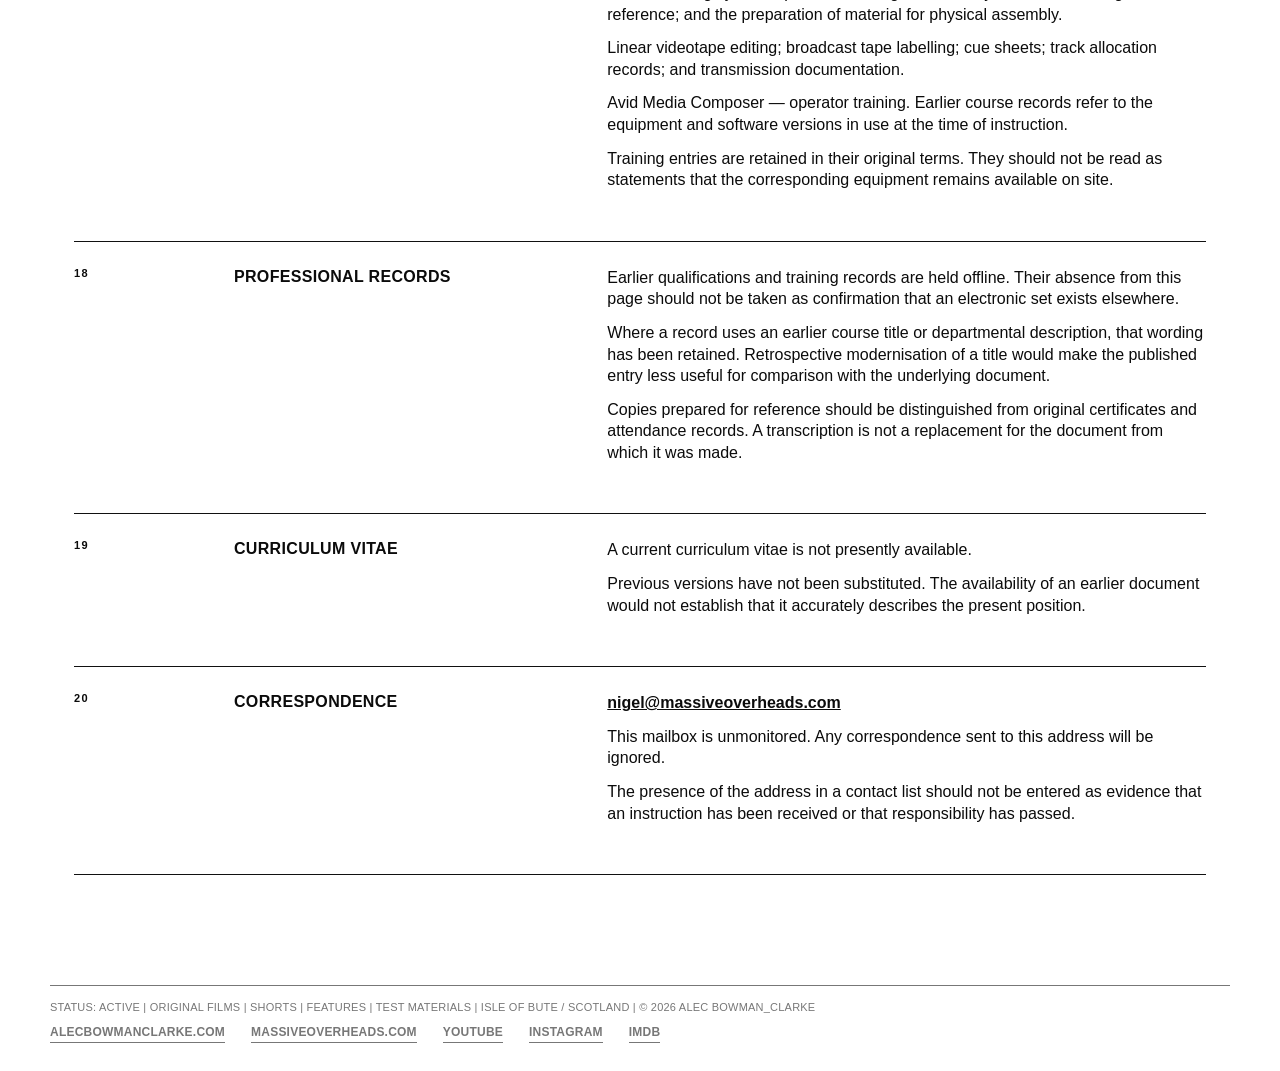
<file: nigel.html>
<!doctype html><html lang="en"><head><meta charset="utf-8"><meta name="viewport" content="width=device-width,initial-scale=1"><title>Nigel Halfhorn — Massive Overheads</title><meta name="description" content="Nigel Halfhorn, Assistant Editorial / Materials Control at Massive Overheads. Working practice and professional records."><link rel="stylesheet" href="css/site.css"></head><body>
<header class="site-head"><a class="brand" href="index.html"><strong class="wordmark-fixed">M&nbsp;&nbsp;A&nbsp;&nbsp;S&nbsp;&nbsp;S&nbsp;&nbsp;IV&nbsp;&nbsp;E&nbsp;&nbsp;&nbsp;&nbsp;O&nbsp;&nbsp;V&nbsp;&nbsp;E&nbsp;&nbsp;R&nbsp;&nbsp;H&nbsp;&nbsp;EA&nbsp;&nbsp;D&nbsp;&nbsp;S</strong><span>FILMS &amp; OTHER MATERIALS</span></a><button class="menu-button" type="button" aria-expanded="false" aria-controls="site-nav">MENU</button><nav class="nav" id="site-nav"><a href="index.html">HOME</a><a class="active" href="about.html">ABOUT</a><a href="materials.html">WORK</a><a href="standards.html">STANDARDS</a></nav></header>
<main class="nigel"><section class="nigel__heading"><div class="eyebrow">EDITORIAL</div><div><h1>NIGEL<br>HALFHORN.</h1><p class="nigel__role">Assistant Editorial / Materials Control</p></div><p class="nigel__intro">Nigel is responsible for media receipt, ingest, labelling, synchronisation, version control and archive integrity at Massive Overheads.</p></section><section class="nigel__record" aria-label="Editorial procedures">
<article><div class="nigel__number">01</div><div><h2>WORKING PRACTICE</h2><p>Nigel is responsible for media receipt, ingest, labelling, synchronisation, version control and archive integrity at Massive Overheads. His remit begins when material is offered for receipt and does not conclude merely because the production has ceased referring to it.</p><p>Editorial work is conducted against identifiable source material and an identifiable instruction. Where either is absent, the absence should be recorded before work proceeds. An explanation supplied afterwards should be dated as an explanation supplied afterwards.</p><p>The purpose of the record is to permit another person to establish what was done without requiring the continued availability of the person who did it. Familiarity with a project does not remove this requirement.</p></div></article>
<article><div class="nigel__number">02</div><div><h2>MEDIA HANDLING</h2><p>Cards and drives should be clearly labelled before transfer. Each item must identify the project, date, originating device and responsible operator.</p><p>Unidentified media may not enter editorial custody. Material received without sufficient identification should be held separately pending clarification. A likely association with a project is not an identification.</p><p>On receipt, the carrier, accompanying documentation and declared contents should be compared. Discrepancies should be entered in the receipt record before the contents are renamed, rearranged or distributed. The original presentation of the material should remain recoverable.</p><p>A container described as empty should be examined before it is returned to circulation. An empty directory and an empty carrier are separate conditions.</p></div></article>
<article><div class="nigel__number">03</div><div><h2>LABELLING AND IDENTIFICATION</h2><p>Labels must describe what is present, not what was intended to be present. Working titles may be included in addition to the project reference, but should not be used as its sole substitute.</p><p>Where an item has been relabelled, the previous identification should remain recoverable. Labels removed from physical carriers should be retained with the relevant record where they contain information not reproduced elsewhere.</p><p>Abbreviations should be used consistently and expanded in the accompanying documentation. An abbreviation understood by its author is not necessarily understood by its recipient.</p><p>The words NEW, OLD, LATEST and USE THIS do not establish a reliable sequence. Colour may assist identification but should not carry information which is absent from the written label.</p></div></article>
<article><div class="nigel__number">04</div><div><h2>RECEIPT AND TRANSFER</h2><p>Electronic transfer does not remove custody. Responsibility passes only when receipt has been verified. A notification that an upload has completed is a statement about the upload, not an acknowledgement by the receiving party.</p><p>The transfer record should identify the sender, recipient, material, date and intended destination. Where a transfer is divided into parts, the parts should be numbered and the expected total stated before the last part is dispatched.</p><p>Receipt should be checked against the manifest. A matching file count does not establish that the expected files have arrived. Where checksums are supplied, the comparison and its outcome should be recorded.</p><p>Temporary download links should not serve as the permanent location of the record. Instructions accompanying a transfer should be retained with it, including subsequent corrections to those instructions.</p></div></article>
<article><div class="nigel__number">05</div><div><h2>INGEST AND SOURCE MATERIAL</h2><p>Source material should be retained in its received form. Working copies may be prepared for editorial use provided that their relationship to the source remains explicit.</p><p>Changes made during ingest should be documented. These include altered names, directory arrangements, channel assignments and any substitution made to permit the material to be opened.</p><p>A successful import does not establish completeness. Material which cannot be read should remain listed as received but unreadable until its status has been resolved. It should not disappear from the record because it cannot appear in the sequence.</p><p>Where a second delivery replaces a defective first delivery, both receipt events should remain distinguishable. The first delivery should not retrospectively be recorded as having arrived correctly.</p></div></article>
<article><div class="nigel__number">06</div><div><h2>SYNCHRONISATION</h2><p>Picture and sound should be associated by reference to an identifiable synchronisation point or other recorded basis. An association made by inspection should be described as such.</p><p>Offsets introduced for working purposes should be noted. If an offset is revised, the previous value and the reason for revision should remain available to the next person handling the material.</p><p>Material received without a corresponding picture or sound element should be identified as incomplete. Silence in a working sequence should not be taken as evidence that no sound was recorded.</p><p>Where synchronisation remains uncertain, the uncertainty should be carried into the handover documentation. It should not be resolved administratively by omitting mention of it.</p></div></article>
<article><div class="nigel__number">07</div><div><h2>VERSION CONTROL</h2><p>A file is not final because FINAL appears in its filename.</p><p>Final status is assigned following approval. Superseded versions remain part of the record. A filename should permit the version to be identified without requiring the recipient to open several alternatives and compare them by recollection.</p><p>Where two versions bear the same date, the later version must not be assumed to supersede the earlier version without confirmation. Sequence must be established from the record, not inferred from filename, location or modification date.</p><p>A duplicate made for transfer is not a new editorial version unless its contents have changed. A changed file carrying an unchanged version reference should be treated as a discrepancy requiring correction.</p><p>If work resumes after approval, the resulting material should receive a new version reference. The existence of further work does not alter what was previously approved.</p></div></article>
<article><div class="nigel__number">08</div><div><h2>INSTRUCTIONS AND AUTHORISATION</h2><p>Changes to approved material require a named authorising party. An instruction to make a change does not establish authority to approve that change.</p><p>Verbal approval may permit work to proceed. It is not sufficient for the archive. The instruction, its source and its scope should be confirmed in a form that can be retained.</p><p>Comments received from several parties should remain attributable to those parties. Contradictory instructions should be referred for resolution rather than silently combined into a third instruction which nobody supplied.</p><p>Approval should identify the version and the purpose for which it is approved. Approval for a viewing copy does not, by itself, establish approval for every subsequent use.</p><p>An unanswered request for approval should remain an unanswered request. The passage of time should not be entered as the name of the approving party.</p></div></article>
<article><div class="nigel__number">09</div><div><h2>VIEWING COPIES AND NOTES</h2><p>Viewing copies should carry sufficient identification to associate comments with the correct version. Where a viewing copy differs from the intended delivery, the difference should be stated when it is circulated.</p><p>Notes should identify a location in the material and describe the requested change. References such as the earlier bit should be clarified while the person supplying the note remains available.</p><p>A note marked done should correspond to an identifiable action. Where a note has been declined, superseded or rendered inapplicable by another change, that outcome should be recorded in place of a completion mark.</p><p>Comments embedded in a review service should be retained before access to that service expires. The continued existence of a link is not a retention arrangement.</p></div></article>
<article><div class="nigel__number">10</div><div><h2>PHYSICAL MANIPULATION</h2><p>Nigel undertakes the preparation and assembly of 16mm and 35mm workprints, the matching of picture and magnetic track, and the identification of cuts by edge number.</p><p>Where required, he makes splices by hand and inserts slugs to preserve synchronisation. Removed frames, leaders and trims remain accounted for.</p><p>Reel identification should remain attached to the material throughout handling. A can and its contents should not be treated as inseparable merely because they were received together. Any transfer between containers should be reflected in the labelling.</p><p>Head and tail material should be distinguished. Instructions written on a leader should be copied into the relevant record before that leader is replaced.</p><p>Trims should be returned to their identified storage location. Material laid aside temporarily should still be capable of identification when the reason for laying it aside has been forgotten.</p></div></article>
<article><div class="nigel__number">11</div><div><h2>LEGACY CARRIERS</h2><p>Tape and film holdings should retain their carrier identification alongside any subsequent digital reference. A digital copy should not erase the distinction between the original carrier and the particular transfer made from it.</p><p>Transfer records should state the source used, the date, the operator and any known limitation affecting the result. An incomplete transfer should be described as incomplete even where the missing portion is not currently required.</p><p>Labels, cue sheets, track sheets and other accompanying papers may contain information not reproduced in the recorded material. They should be retained as associated records.</p><p>Where the equipment required to examine a carrier is unavailable, its contents should be described as unverified. The lack of a suitable machine does not establish that the carrier is blank.</p></div></article>
<article><div class="nigel__number">12</div><div><h2>EXPORT AND DELIVERY</h2><p>Exported files should be checked against the delivery instruction and entered in the export register. The register should distinguish the sequence used from the file produced from that sequence.</p><p>The destination, intended use and accompanying documents should be recorded. If several files are delivered, their relationship should be clear without requiring the recipient to reconstruct the export session.</p><p>A file prepared for delivery and a file actually delivered are separate entries where circumstances require them to be distinguished. Failed, withdrawn and replacement deliveries should remain traceable.</p><p>A replacement should identify the item it replaces. The recipient should not be expected to discover the replacement by noticing that a familiar link now contains something else.</p></div></article>
<article><div class="nigel__number">13</div><div><h2>RETENTION OF SUPERSEDED COPIES</h2><p>Superseded material should be removed from current circulation without being confused with material authorised for disposal. The reason for retaining it may differ from the reason it was originally created.</p><p>Copies retained as evidence of approval should be identified separately from working duplicates. Where an approved version has been superseded, the approval record should remain associated with the version to which it applied.</p><p>No item should be destroyed solely because a more recent item appears to perform the same function. The relationship between the two should first be established.</p><p>Disposal, where authorised, should identify what was disposed of, by whom and under whose authority. A missing item is not a disposal record.</p></div></article>
<article><div class="nigel__number">14</div><div><h2>ARCHIVE</h2><p>Editorial material is retained with its transfer records, checksums, project versions and export register. Responsibility for each handover must be identifiable.</p><p>No item should depend for its identification upon the memory of the person who created it. Material whose status is uncertain should be retained until its status is established.</p><p>An archive description should identify the material actually deposited. Outstanding elements should be listed as outstanding, with the person or organisation from whom they are expected.</p><p>Access copies should remain distinguishable from retained source and master material. Where an access copy is altered for convenience, that alteration should not be allowed to pass back into the archive without a separate record.</p><p>The archive should include sufficient information to explain its own arrangement. A directory named ARCHIVE is a location. Its name does not establish that the material within it has been examined.</p></div></article>
<article><div class="nigel__number">15</div><div><h2>EXCEPTIONS AND OUTSTANDING MATTERS</h2><p>Exceptions should be recorded at the point at which they are recognised. A departure from procedure may be necessary; an unrecorded departure leaves the next person unable to distinguish a decision from an oversight.</p><p>The record should state the condition, the action taken, the authority for that action and any matter left unresolved. Where no authority could be obtained, that fact should be included.</p><p>An outstanding matter should remain open until a specific resolution has been recorded. Closing a production account, vacating a room or ceasing to receive replies does not necessarily resolve an editorial discrepancy.</p></div></article>
<article><div class="nigel__number">16</div><div><h2>BACKGROUND</h2><p>Nigel joined Massive Overheads following a period working with physical editorial materials and continues to prefer procedures in which responsibility can be identified.</p><p>His work encompasses the preparation, movement and retention of recorded material, including material whose original production arrangements are no longer in place. He maintains an interest in the point at which a working convenience becomes an undocumented dependency.</p><p>He regards documentation as part of the material supplied, rather than an optional account of what somebody remembers supplying.</p></div></article>
<article><div class="nigel__number">17</div><div><h2>PROFESSIONAL TRAINING</h2><p>16mm and 35mm film handling and inspection; workprint preparation; leader identification; trim organisation; and the maintenance of associated cutting records.</p><p>Flatbed editing systems; picture and magnetic track synchronisation; edge-number reference; and the preparation of material for physical assembly.</p><p>Linear videotape editing; broadcast tape labelling; cue sheets; track allocation records; and transmission documentation.</p><p>Avid Media Composer — operator training. Earlier course records refer to the equipment and software versions in use at the time of instruction.</p><p>Training entries are retained in their original terms. They should not be read as statements that the corresponding equipment remains available on site.</p></div></article>
<article><div class="nigel__number">18</div><div><h2>PROFESSIONAL RECORDS</h2><p>Earlier qualifications and training records are held offline. Their absence from this page should not be taken as confirmation that an electronic set exists elsewhere.</p><p>Where a record uses an earlier course title or departmental description, that wording has been retained. Retrospective modernisation of a title would make the published entry less useful for comparison with the underlying document.</p><p>Copies prepared for reference should be distinguished from original certificates and attendance records. A transcription is not a replacement for the document from which it was made.</p></div></article>
<article><div class="nigel__number">19</div><div><h2>CURRICULUM VITAE</h2><p>A current curriculum vitae is not presently available.</p><p>Previous versions have not been substituted. The availability of an earlier document would not establish that it accurately describes the present position.</p></div></article>
<article><div class="nigel__number">20</div><div><h2>CORRESPONDENCE</h2><p><a class="nigel__email" href="mailto:nigel@massiveoverheads.com">nigel@massiveoverheads.com</a></p><p>This mailbox is unmonitored. Any correspondence sent to this address will be ignored.</p><p>The presence of the address in a contact list should not be entered as evidence that an instruction has been received or that responsibility has passed.</p></div></article>
</section></main>
<footer class="universal-footer"><div class="universal-footer__meta">STATUS: ACTIVE | ORIGINAL FILMS | SHORTS | FEATURES | TEST MATERIALS | ISLE OF BUTE / SCOTLAND | © 2026 ALEC BOWMAN_CLARKE</div><div class="universal-footer__links"><a href="https://alecbowmanclarke.com/">alecbowmanclarke.com</a><a href="https://massiveoverheads.com/">massiveoverheads.com</a><a href="https://www.youtube.com/@massiveoverheads">youtube</a><a href="https://www.instagram.com/mralecbowmanclarke/">instagram</a><a href="https://www.imdb.com/name/nm12285276/">IMDB</a></div></footer>
<script src="js/site.js"></script></body></html>
</file>
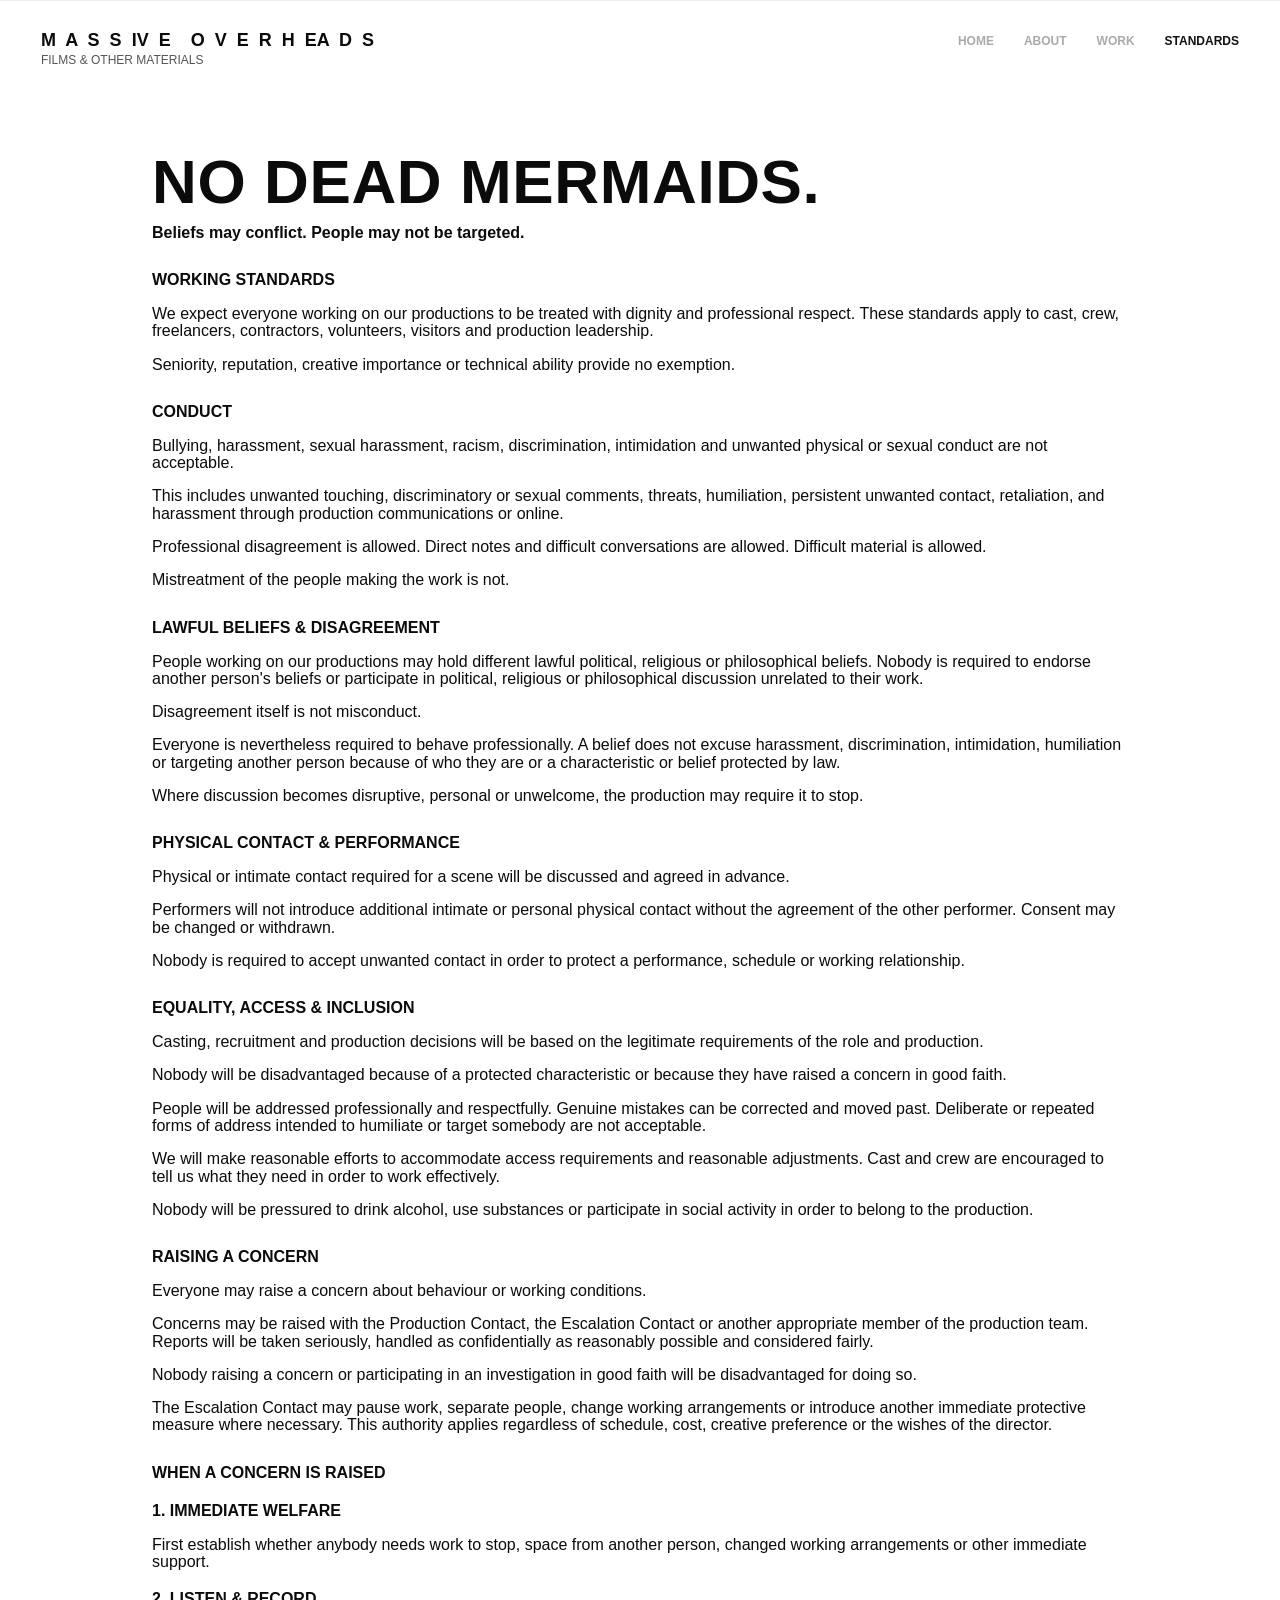
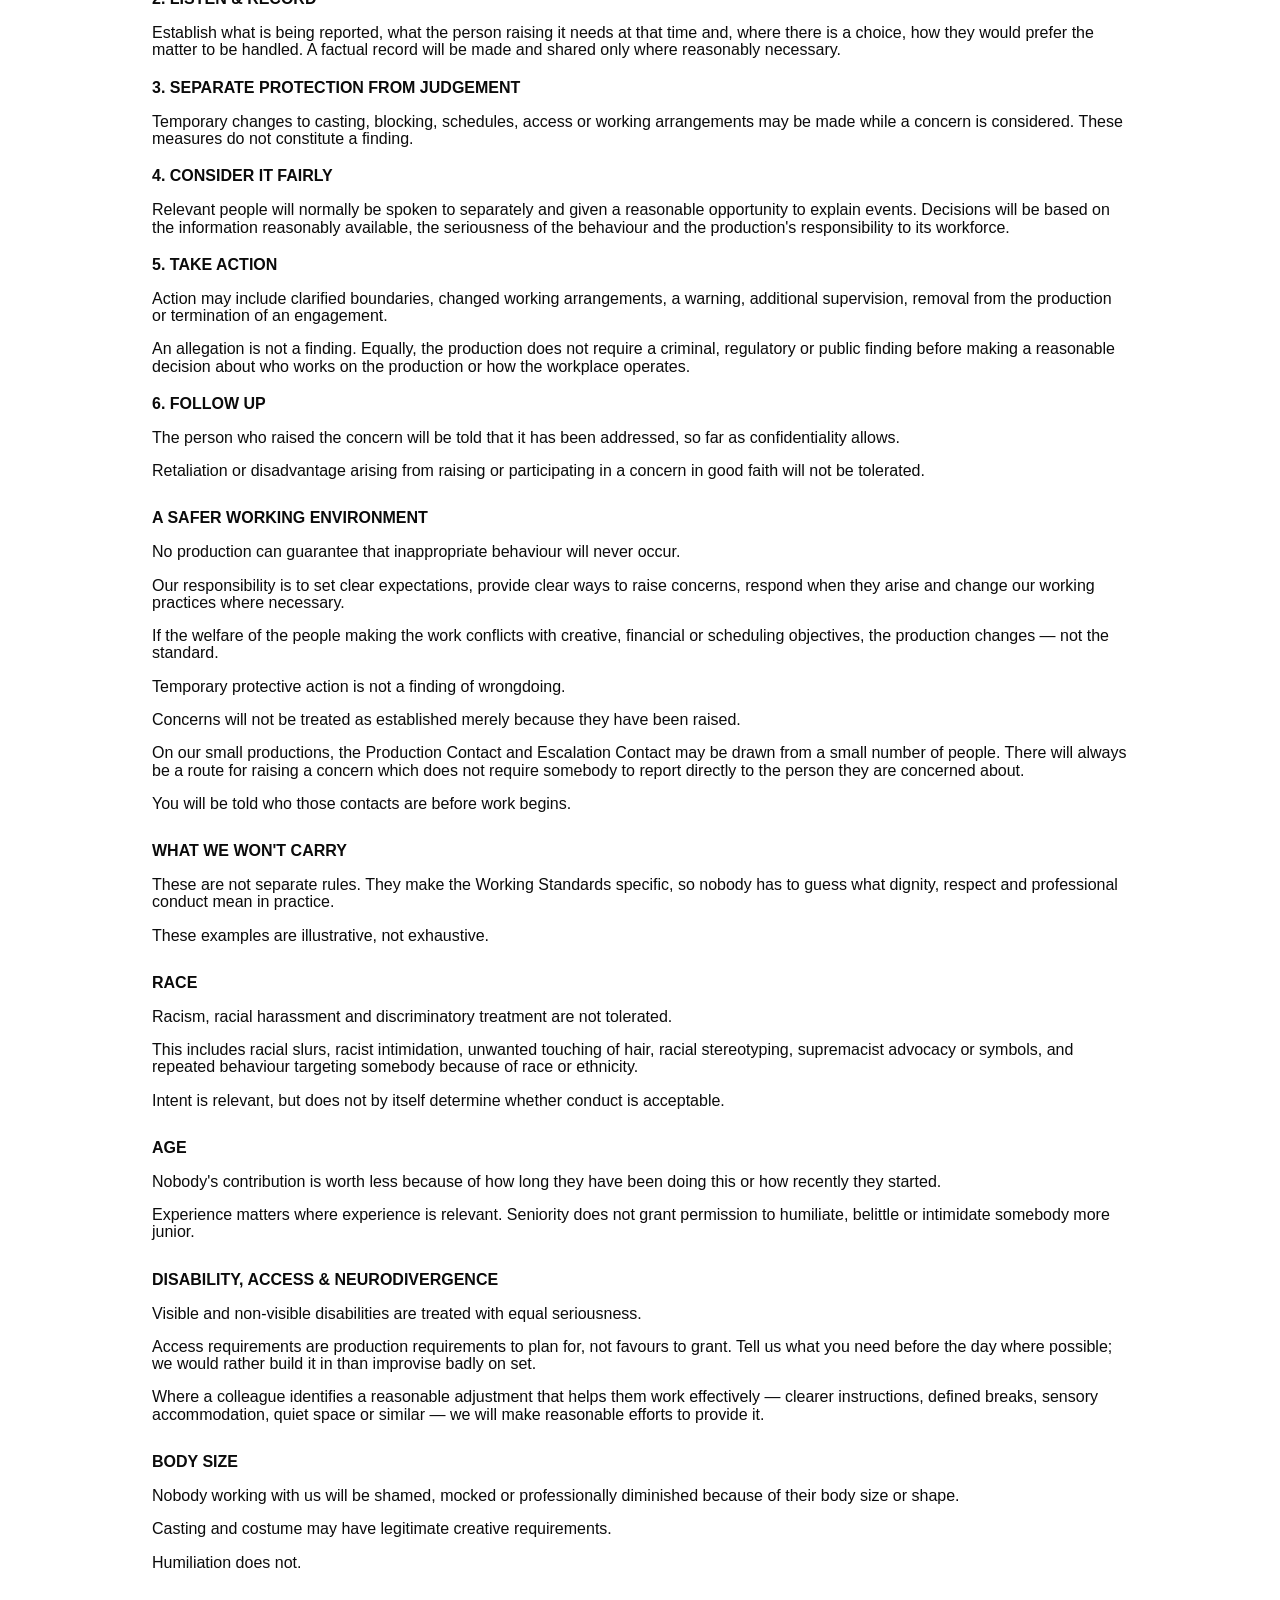
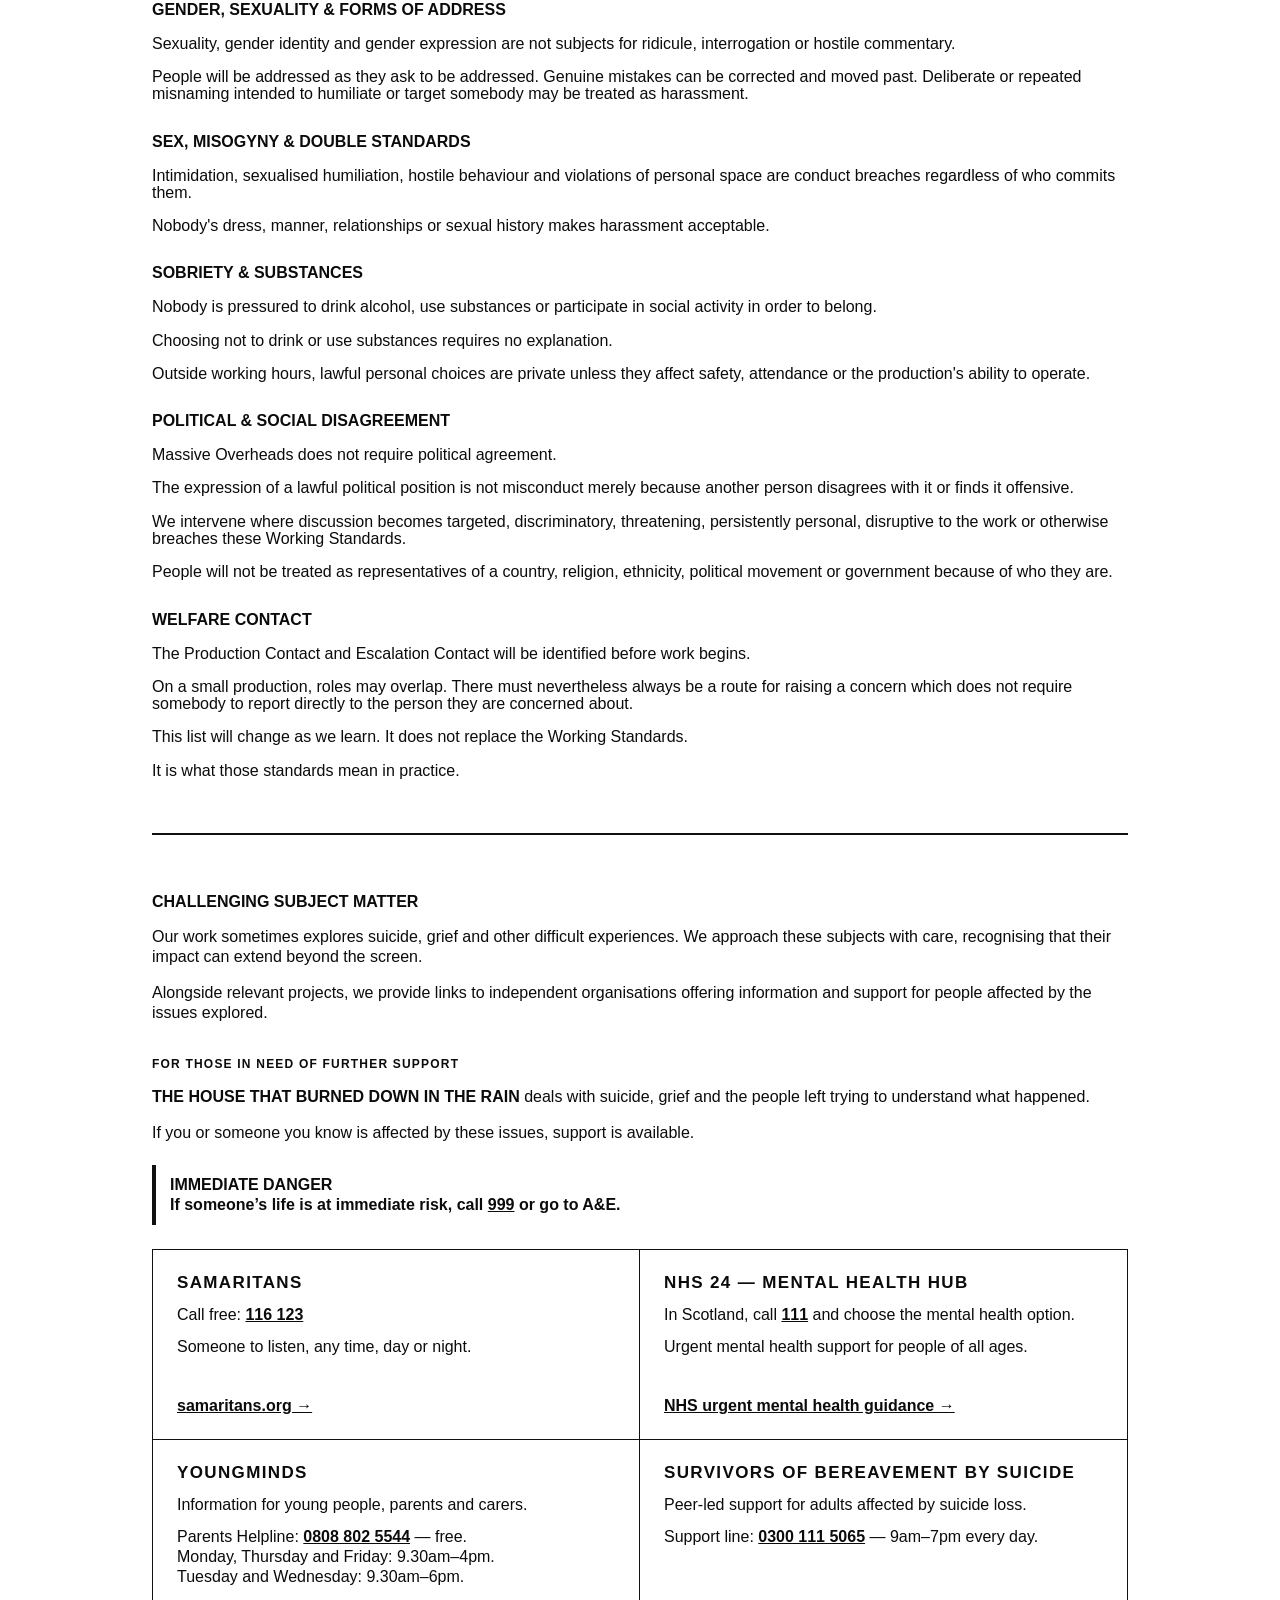
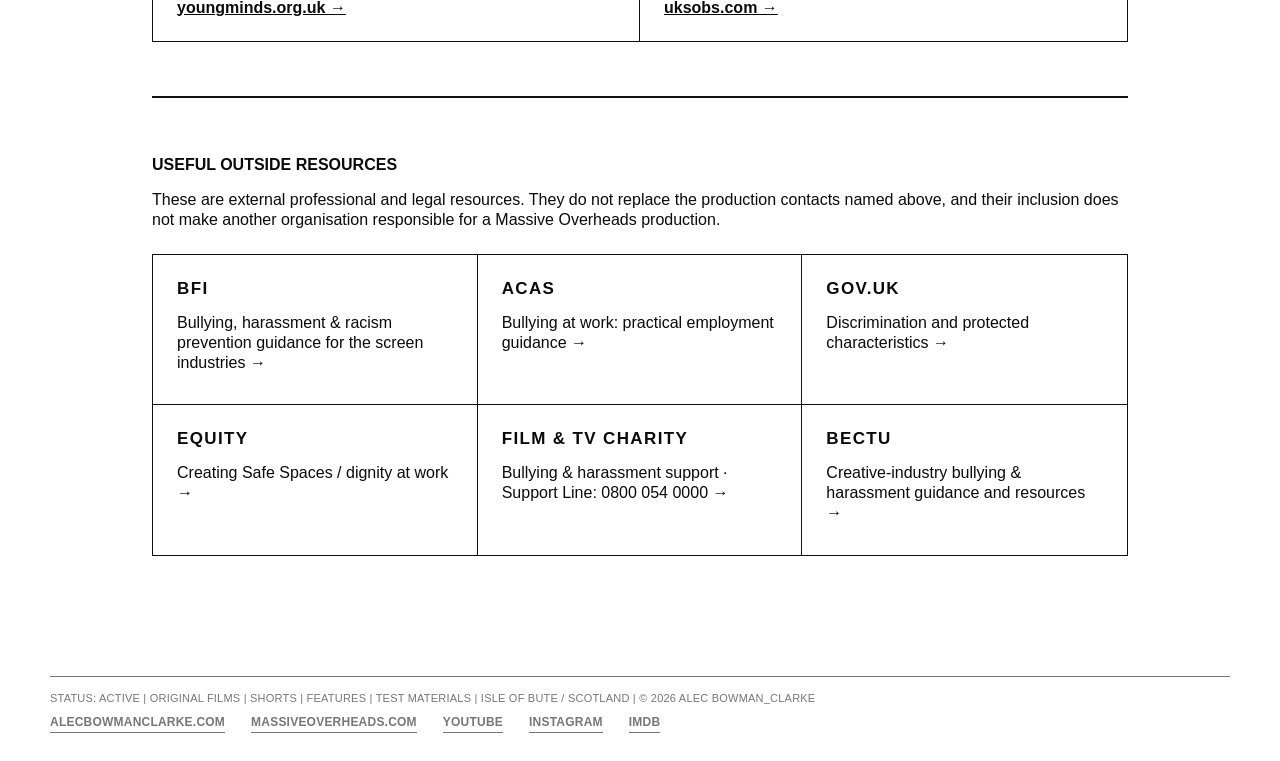
<file: standards.html>
<!doctype html><html lang="en"><head><meta charset="utf-8"><meta name="viewport" content="width=device-width,initial-scale=1"><title>Working Standards — Massive Overheads</title><link rel="stylesheet" href="css/site.css"></head><body>
<header class="site-head"><a class="brand" href="index.html"><strong class="wordmark-fixed">M&nbsp;&nbsp;A&nbsp;&nbsp;S&nbsp;&nbsp;S&nbsp;&nbsp;IV&nbsp;&nbsp;E&nbsp;&nbsp;&nbsp;&nbsp;O&nbsp;&nbsp;V&nbsp;&nbsp;E&nbsp;&nbsp;R&nbsp;&nbsp;H&nbsp;&nbsp;EA&nbsp;&nbsp;D&nbsp;&nbsp;S</strong><span>FILMS &amp; OTHER MATERIALS</span></a><button class="menu-button" type="button" aria-expanded="false" aria-controls="site-nav">MENU</button><nav class="nav" id="site-nav"><a href="index.html">HOME</a><a href="about.html">ABOUT</a><a href="materials.html">WORK</a><a class="active" aria-current="page" href="standards.html">STANDARDS</a></nav></header>
<main class="standards"><h1>NO DEAD MERMAIDS.</h1><p class="lead">Beliefs may conflict. People may not be targeted.</p><h2>WORKING STANDARDS</h2><p>We expect everyone working on our productions to be treated with dignity and professional respect. These standards apply to cast, crew, freelancers, contractors, volunteers, visitors and production leadership.</p><p>Seniority, reputation, creative importance or technical ability provide no exemption.</p><h2>CONDUCT</h2><p>Bullying, harassment, sexual harassment, racism, discrimination, intimidation and unwanted physical or sexual conduct are not acceptable.</p><p>This includes unwanted touching, discriminatory or sexual comments, threats, humiliation, persistent unwanted contact, retaliation, and harassment through production communications or online.</p><p>Professional disagreement is allowed. Direct notes and difficult conversations are allowed. Difficult material is allowed.</p><p>Mistreatment of the people making the work is not.</p><h2>LAWFUL BELIEFS &amp; DISAGREEMENT</h2><p>People working on our productions may hold different lawful political, religious or philosophical beliefs. Nobody is required to endorse another person&#x27;s beliefs or participate in political, religious or philosophical discussion unrelated to their work.</p><p>Disagreement itself is not misconduct.</p><p>Everyone is nevertheless required to behave professionally. A belief does not excuse harassment, discrimination, intimidation, humiliation or targeting another person because of who they are or a characteristic or belief protected by law.</p><p>Where discussion becomes disruptive, personal or unwelcome, the production may require it to stop.</p><h2>PHYSICAL CONTACT &amp; PERFORMANCE</h2><p>Physical or intimate contact required for a scene will be discussed and agreed in advance.</p><p>Performers will not introduce additional intimate or personal physical contact without the agreement of the other performer. Consent may be changed or withdrawn.</p><p>Nobody is required to accept unwanted contact in order to protect a performance, schedule or working relationship.</p><h2>EQUALITY, ACCESS &amp; INCLUSION</h2><p>Casting, recruitment and production decisions will be based on the legitimate requirements of the role and production.</p><p>Nobody will be disadvantaged because of a protected characteristic or because they have raised a concern in good faith.</p><p>People will be addressed professionally and respectfully. Genuine mistakes can be corrected and moved past. Deliberate or repeated forms of address intended to humiliate or target somebody are not acceptable.</p><p>We will make reasonable efforts to accommodate access requirements and reasonable adjustments. Cast and crew are encouraged to tell us what they need in order to work effectively.</p><p>Nobody will be pressured to drink alcohol, use substances or participate in social activity in order to belong to the production.</p><h2>RAISING A CONCERN</h2><p>Everyone may raise a concern about behaviour or working conditions.</p><p>Concerns may be raised with the Production Contact, the Escalation Contact or another appropriate member of the production team. Reports will be taken seriously, handled as confidentially as reasonably possible and considered fairly.</p><p>Nobody raising a concern or participating in an investigation in good faith will be disadvantaged for doing so.</p><p>The Escalation Contact may pause work, separate people, change working arrangements or introduce another immediate protective measure where necessary. This authority applies regardless of schedule, cost, creative preference or the wishes of the director.</p><h2>WHEN A CONCERN IS RAISED</h2><h3>1. IMMEDIATE WELFARE</h3><p>First establish whether anybody needs work to stop, space from another person, changed working arrangements or other immediate support.</p><h3>2. LISTEN &amp; RECORD</h3><p>Establish what is being reported, what the person raising it needs at that time and, where there is a choice, how they would prefer the matter to be handled. A factual record will be made and shared only where reasonably necessary.</p><h3>3. SEPARATE PROTECTION FROM JUDGEMENT</h3><p>Temporary changes to casting, blocking, schedules, access or working arrangements may be made while a concern is considered. These measures do not constitute a finding.</p><h3>4. CONSIDER IT FAIRLY</h3><p>Relevant people will normally be spoken to separately and given a reasonable opportunity to explain events. Decisions will be based on the information reasonably available, the seriousness of the behaviour and the production&#x27;s responsibility to its workforce.</p><h3>5. TAKE ACTION</h3><p>Action may include clarified boundaries, changed working arrangements, a warning, additional supervision, removal from the production or termination of an engagement.</p><p>An allegation is not a finding. Equally, the production does not require a criminal, regulatory or public finding before making a reasonable decision about who works on the production or how the workplace operates.</p><h3>6. FOLLOW UP</h3><p>The person who raised the concern will be told that it has been addressed, so far as confidentiality allows.</p><p>Retaliation or disadvantage arising from raising or participating in a concern in good faith will not be tolerated.</p><h2>A SAFER WORKING ENVIRONMENT</h2><p>No production can guarantee that inappropriate behaviour will never occur.</p><p>Our responsibility is to set clear expectations, provide clear ways to raise concerns, respond when they arise and change our working practices where necessary.</p><p>If the welfare of the people making the work conflicts with creative, financial or scheduling objectives, the production changes — not the standard.</p><p>Temporary protective action is not a finding of wrongdoing.</p><p>Concerns will not be treated as established merely because they have been raised.</p><p>On our small productions, the Production Contact and Escalation Contact may be drawn from a small number of people. There will always be a route for raising a concern which does not require somebody to report directly to the person they are concerned about.</p><p>You will be told who those contacts are before work begins.</p><h2>WHAT WE WON&#x27;T CARRY</h2><p>These are not separate rules. They make the Working Standards specific, so nobody has to guess what dignity, respect and professional conduct mean in practice.</p><p>These examples are illustrative, not exhaustive.</p><h2>RACE</h2><p>Racism, racial harassment and discriminatory treatment are not tolerated.</p><p>This includes racial slurs, racist intimidation, unwanted touching of hair, racial stereotyping, supremacist advocacy or symbols, and repeated behaviour targeting somebody because of race or ethnicity.</p><p>Intent is relevant, but does not by itself determine whether conduct is acceptable.</p><h2>AGE</h2><p>Nobody&#x27;s contribution is worth less because of how long they have been doing this or how recently they started.</p><p>Experience matters where experience is relevant. Seniority does not grant permission to humiliate, belittle or intimidate somebody more junior.</p><h2>DISABILITY, ACCESS &amp; NEURODIVERGENCE</h2><p>Visible and non-visible disabilities are treated with equal seriousness.</p><p>Access requirements are production requirements to plan for, not favours to grant. Tell us what you need before the day where possible; we would rather build it in than improvise badly on set.</p><p>Where a colleague identifies a reasonable adjustment that helps them work effectively — clearer instructions, defined breaks, sensory accommodation, quiet space or similar — we will make reasonable efforts to provide it.</p><h2>BODY SIZE</h2><p>Nobody working with us will be shamed, mocked or professionally diminished because of their body size or shape.</p><p>Casting and costume may have legitimate creative requirements.</p><p>Humiliation does not.</p><h2>GENDER, SEXUALITY &amp; FORMS OF ADDRESS</h2><p>Sexuality, gender identity and gender expression are not subjects for ridicule, interrogation or hostile commentary.</p><p>People will be addressed as they ask to be addressed. Genuine mistakes can be corrected and moved past. Deliberate or repeated misnaming intended to humiliate or target somebody may be treated as harassment.</p><h2>SEX, MISOGYNY &amp; DOUBLE STANDARDS</h2><p>Intimidation, sexualised humiliation, hostile behaviour and violations of personal space are conduct breaches regardless of who commits them.</p><p>Nobody&#x27;s dress, manner, relationships or sexual history makes harassment acceptable.</p><h2>SOBRIETY &amp; SUBSTANCES</h2><p>Nobody is pressured to drink alcohol, use substances or participate in social activity in order to belong.</p><p>Choosing not to drink or use substances requires no explanation.</p><p>Outside working hours, lawful personal choices are private unless they affect safety, attendance or the production&#x27;s ability to operate.</p><h2>POLITICAL &amp; SOCIAL DISAGREEMENT</h2><p>Massive Overheads does not require political agreement.</p><p>The expression of a lawful political position is not misconduct merely because another person disagrees with it or finds it offensive.</p><p>We intervene where discussion becomes targeted, discriminatory, threatening, persistently personal, disruptive to the work or otherwise breaches these Working Standards.</p><p>People will not be treated as representatives of a country, religion, ethnicity, political movement or government because of who they are.</p><h2>WELFARE CONTACT</h2><p>The Production Contact and Escalation Contact will be identified before work begins.</p><p>On a small production, roles may overlap. There must nevertheless always be a route for raising a concern which does not require somebody to report directly to the person they are concerned about.</p><p>This list will change as we learn. It does not replace the Working Standards.</p><p>It is what those standards mean in practice.</p><section class="outside-resources subject-support"><h2>CHALLENGING SUBJECT MATTER</h2><p>Our work sometimes explores suicide, grief and other difficult experiences. We approach these subjects with care, recognising that their impact can extend beyond the screen.</p><p>Alongside relevant projects, we provide links to independent organisations offering information and support for people affected by the issues explored.</p><h3>FOR THOSE IN NEED OF FURTHER SUPPORT</h3><p><strong>THE HOUSE THAT BURNED DOWN IN THE RAIN</strong> deals with suicide, grief and the people left trying to understand what happened.</p><p>If you or someone you know is affected by these issues, support is available.</p><p class="support-urgent"><strong>IMMEDIATE DANGER</strong><br>If someone’s life is at immediate risk, call <a href="tel:999">999</a> or go to A&amp;E.</p><div class="support-grid">
<article class="support-card"><b>SAMARITANS</b><span>Call free: <a href="tel:116123">116 123</a></span><span>Someone to listen, any time, day or night.</span><a class="support-card__site" href="https://www.samaritans.org/" target="_blank" rel="noopener">samaritans.org →</a></article>
<article class="support-card"><b>NHS 24 — MENTAL HEALTH HUB</b><span>In Scotland, call <a href="tel:111">111</a> and choose the mental health option.</span><span>Urgent mental health support for people of all ages.</span><a class="support-card__site" href="https://www.nhsinform.scot/?illnesses=get-urgent-mental-health-help" target="_blank" rel="noopener">NHS urgent mental health guidance →</a></article>
<article class="support-card"><b>YOUNGMINDS</b><span>Information for young people, parents and carers.</span><span>Parents Helpline: <a href="tel:08088025544">0808 802 5544</a> — free.<br>Monday, Thursday and Friday: 9.30am–4pm.<br>Tuesday and Wednesday: 9.30am–6pm.</span><a class="support-card__site" href="https://www.youngminds.org.uk/parents-helpline/" target="_blank" rel="noopener">youngminds.org.uk →</a></article>
<article class="support-card"><b>SURVIVORS OF BEREAVEMENT BY SUICIDE</b><span>Peer-led support for adults affected by suicide loss.</span><span>Support line: <a href="tel:03001115065">0300 111 5065</a> — 9am–7pm every day.</span><a class="support-card__site" href="https://uksobs.com/" target="_blank" rel="noopener">uksobs.com →</a></article>
</div></section><section class="outside-resources"><h2>USEFUL OUTSIDE RESOURCES</h2><p>These are external professional and legal resources. They do not replace the production contacts named above, and their inclusion does not make another organisation responsible for a Massive Overheads production.</p><div class="resource-grid">
<a href="https://www.bfi.org.uk/inclusion-film-industry/bullying-harassment-racism-prevention-screen-industries/guidance"><b>BFI</b><span>Bullying, harassment &amp; racism prevention guidance for the screen industries →</span></a>
<a href="https://www.acas.org.uk/bullying-at-work"><b>ACAS</b><span>Bullying at work: practical employment guidance →</span></a>
<a href="https://www.gov.uk/discrimination-your-rights"><b>GOV.UK</b><span>Discrimination and protected characteristics →</span></a>
<a href="https://www.equity.org.uk/advice-and-support/dignity-at-work/creating-safe-spaces"><b>EQUITY</b><span>Creating Safe Spaces / dignity at work →</span></a>
<a href="https://filmtvcharity.org.uk/get-support/get-help-now/"><b>FILM &amp; TV CHARITY</b><span>Bullying &amp; harassment support · Support Line: 0800 054 0000 →</span></a>
<a href="https://bectu.org.uk/bullying-and-harassment/"><b>BECTU</b><span>Creative-industry bullying &amp; harassment guidance and resources →</span></a>
</div></section></main>
<footer class="universal-footer"><div class="universal-footer__meta">STATUS: ACTIVE | ORIGINAL FILMS | SHORTS | FEATURES | TEST MATERIALS | ISLE OF BUTE / SCOTLAND | © 2026 ALEC BOWMAN_CLARKE</div><div class="universal-footer__links"><a href="https://alecbowmanclarke.com/">alecbowmanclarke.com</a><a href="https://massiveoverheads.com/">massiveoverheads.com</a><a href="https://www.youtube.com/@massiveoverheads">youtube</a><a href="https://www.instagram.com/mralecbowmanclarke/">instagram</a><a href="https://www.imdb.com/name/nm12285276/">IMDB</a></div></footer><script src="js/site.js"></script></body></html>
</file>
<file: css/site.css>
:root{--ink:#0b0b0b;--pale:#b7b7b7;--line:#ececec;--max:1500px}*{box-sizing:border-box}html{font-family:Arial,Helvetica,sans-serif;color:var(--ink);background:#fff}body{margin:0}a{color:inherit}.site-head{height:78px;display:flex;align-items:flex-start;justify-content:space-between;padding:22px 20px 0;border-top:1px solid #eee}.brand{text-decoration:none;line-height:1}.brand strong{display:block;font-size:15px;letter-spacing:.34em;white-space:nowrap}.brand span{display:block;color:#bdbdbd;font-size:13px;margin-top:3px}.nav{display:flex;gap:34px;font-weight:700;font-size:13px}.nav a{text-decoration:none;color:#aaa}.nav a.active,.nav a:hover{color:#111}.home{min-height:calc(100vh - 78px);display:grid;grid-template-columns:minmax(320px,520px) minmax(320px,520px);gap:90px;justify-content:center;align-content:center;padding:60px 40px 150px}.mo-mark{width:100%;max-width:440px;height:auto;object-fit:contain}.home-copy{padding-top:20px}.home-copy h1{font-size:27px;letter-spacing:.34em;margin:0 0 55px}.people{font-size:16px}.person{margin-bottom:25px}.person a,.emails a{text-decoration:underline}.emails{margin-top:70px;display:grid;gap:22px;font-size:16px}.materials-intro{max-width:1000px;margin:18px auto 22px;padding:0 20px;font-size:16px}.materials{padding:0 10px 70px;columns:5 230px;column-gap:8px}.tile{break-inside:avoid;margin:0 0 8px;display:block;position:relative;overflow:hidden;background:#f4f4f4}.tile img{width:100%;display:block;height:auto}.tile[href] img{transition:opacity .15s}.tile[href]:hover img{opacity:.82}.standards{max-width:1020px;margin:35px auto 120px;padding:0 22px}.standards h1{font-size:62px;line-height:.95;letter-spacing:.01em;margin:0 0 12px}.standards .lead{font-weight:700;margin:0 0 24px}.standards h2{font-size:16px;margin:30px 0 14px}.standards h3{font-size:16px;margin:20px 0 8px}.standards p{font-size:16px;line-height:1.08;max-width:980px}.universal-footer{font-size:11px;color:#d0d0d0;padding:28px 0 16px;text-align:center;line-height:1.5}.universal-footer a{text-decoration:none;color:inherit}.universal-footer a:hover{color:#888}@media(max-width:760px){.site-head{height:auto;padding:18px 15px 12px;gap:18px}.brand strong{font-size:12px}.brand span{font-size:11px}.nav{gap:14px;font-size:11px;flex-wrap:wrap;justify-content:flex-end}.home{grid-template-columns:1fr;gap:30px;padding:55px 25px 100px}.home-copy h1{font-size:21px;margin-bottom:35px}.emails{margin-top:40px}.materials{columns:2 150px}.materials-intro{margin-top:30px}.standards{margin-top:45px}.standards h1{font-size:42px}}


/* V0.4 — shared outer identity geometry */
.site-head{height:118px;padding:30px clamp(20px,3.2vw,56px) 22px;align-items:flex-start}
.brand{line-height:1;text-decoration:none}
.brand strong{font-size:20px;letter-spacing:.22em;font-weight:800}
.brand span{font-size:12px;color:#555;margin-top:5px}
.nav{gap:30px;padding-top:3px;font-size:12px}

/* Universal footer follows the ABC reference treatment. */
.universal-footer{box-sizing:border-box;width:min(1180px,calc(100% - 48px));margin:64px auto 28px;padding:14px 0 0;border-top:1px solid currentColor;text-align:left;color:#777;font-size:11px;line-height:1.45;text-transform:uppercase;letter-spacing:.02em}
.universal-footer a{color:inherit;text-decoration:none;border-bottom:1px solid currentColor}
.universal-footer a:hover{opacity:.62;color:inherit}
@media(max-width:760px){
  .site-head{height:auto;padding:22px 20px 16px}
  .brand strong{font-size:14px;letter-spacing:.16em}
  .brand span{font-size:11px;color:#555}
  .nav{gap:14px;padding-top:0;font-size:11px}
  .universal-footer{width:calc(100% - 28px);margin-top:42px;font-size:10px}
}

/* V0.5 — locked paired-letter wordmark grammar: IV / EA */
.brand .wordmark-fixed{letter-spacing:0;font-size:18px;font-weight:800;white-space:nowrap}
@media(max-width:760px){.brand .wordmark-fixed{font-size:14px;letter-spacing:0}}

/* WEB DAY V0.6 — footer + resource grid */
.outside-resources{margin-top:54px;padding-top:28px;border-top:2px solid #111}.outside-resources>p{max-width:980px;line-height:1.25}.resource-grid{display:grid;grid-template-columns:repeat(3,1fr);border:1px solid #111;margin-top:24px}.resource-grid a{min-height:150px;padding:24px;text-decoration:none;border-right:1px solid #111;border-bottom:1px solid #111;display:flex;flex-direction:column;gap:14px}.resource-grid a:nth-child(3n){border-right:0}.resource-grid a:nth-last-child(-n+3){border-bottom:0}.resource-grid a:hover{background:#f3f3f3}.resource-grid b{font-size:17px;letter-spacing:.08em}.resource-grid span{font-size:16px;line-height:1.25}.universal-footer__meta{max-width:100%}.universal-footer__links{display:flex;gap:24px;flex-wrap:wrap;margin-top:8px;font-size:12px;font-weight:800}.universal-footer__links a{margin:0}
@media(max-width:760px){.resource-grid{grid-template-columns:1fr}.resource-grid a,.resource-grid a:nth-child(3n),.resource-grid a:nth-last-child(-n+3){border-right:0;border-bottom:1px solid #111;min-height:0}.resource-grid a:last-child{border-bottom:0}.universal-footer__links{gap:18px}}

/* WEB DAY V0.7 — full footer labels */
.universal-footer__links{display:flex!important;column-gap:28px!important;row-gap:8px!important;flex-wrap:wrap!important;margin-top:8px!important;font-size:12px!important;font-weight:800!important}.universal-footer__links a{margin:0!important}
@media(max-width:760px){.universal-footer__links{column-gap:18px!important;row-gap:7px!important;font-size:11px!important}}

/* WEB DAY V0.8 — full social footer */
.universal-footer__links{font-size:12px!important;column-gap:26px!important;row-gap:8px!important}.universal-footer__links a{white-space:nowrap}
@media(max-width:800px){.universal-footer__links{font-size:10px!important;column-gap:15px!important;row-gap:6px!important}}


/* WEB DAY V0.9 — stripped home, ABOUT, mobile MENU */
.menu-button{display:none;background:none;border:1px solid #111;padding:9px 12px;font-weight:800;font-size:11px;letter-spacing:.04em}
.home--manifesto{min-height:calc(100vh - 118px);display:flex;align-items:center;justify-content:center;padding:80px 28px 150px}
.home-mark-wrap{width:min(720px,76vw);text-align:center}.mo-mark--large{width:min(620px,100%);margin:0 auto;display:block}
.home-line{margin:42px auto 0;font-size:clamp(18px,2.2vw,31px);line-height:1.02;font-weight:800;letter-spacing:-.025em}
.about-mo{max-width:1180px;margin:35px auto 110px;padding:0 24px}.about-mo__intro{border-top:2px solid #111;padding:30px 0 60px;display:grid;grid-template-columns:180px minmax(280px,.7fr) minmax(320px,1fr);gap:34px;align-items:start}
.eyebrow{font-size:11px;font-weight:800;letter-spacing:.13em}.about-mo__intro h1{font-size:clamp(52px,7vw,104px);line-height:.82;letter-spacing:-.065em;margin:0}.about-mo__intro>p{font-size:clamp(20px,2.2vw,31px);line-height:1.08;letter-spacing:-.025em;margin:0;max-width:650px}
.about-mo__people{border-top:1px solid #111;display:grid;grid-template-columns:1fr 1fr}.about-mo__people article{padding:28px 28px 40px 0}.about-mo__people article+article{border-left:1px solid #111;padding-left:28px}.about-mo__people h2{font-size:clamp(24px,3vw,40px);line-height:.95;margin:0 0 12px}.about-mo__people h2 a{text-decoration:none}.about-mo__people h2 a:hover{text-decoration:underline}.about-mo__people p{margin:0 0 38px;font-size:16px}.about-mo__people .mail{font-size:14px;font-weight:800}
@media(max-width:860px){.site-head{display:grid;grid-template-columns:minmax(0,1fr) auto;height:auto;padding:22px 20px 16px;gap:16px}.brand{min-width:0}.brand .wordmark-fixed{font-size:13px;white-space:normal;line-height:1.25}.menu-button{display:block;align-self:start}.nav{display:none;grid-column:1/-1;width:100%;padding:8px 0 0;flex-direction:column;gap:0;border-top:1px solid #111}.nav.open{display:flex}.nav a{padding:12px 0;border-bottom:1px solid #ccc;font-size:11px}.home--manifesto{min-height:calc(100vh - 92px);padding:65px 22px 110px}.home-mark-wrap{width:min(84vw,580px)}.home-line{margin-top:32px;font-size:clamp(18px,6vw,28px)}.about-mo{margin-top:24px;padding:0 18px}.about-mo__intro{grid-template-columns:1fr;gap:20px;padding-bottom:45px}.about-mo__people{grid-template-columns:1fr}.about-mo__people article{padding:24px 0 32px}.about-mo__people article+article{border-left:0;border-top:1px solid #111;padding-left:0}.materials-intro{margin-top:22px}}
.mo-mark--large{max-width:none}


/* WEB DAY V1.0 — ABOUT page rebuilt with portraits */
.about-mo{max-width:1180px;margin:35px auto 110px;padding:0 24px}
.about-mo__intro{border-top:2px solid #111;padding:30px 0 52px;display:grid;grid-template-columns:130px minmax(0,1.2fr) minmax(260px,.75fr);gap:30px;align-items:start}
.about-mo__statement h1{font-size:clamp(40px,5.2vw,78px);line-height:.88;letter-spacing:-.05em;margin:0 0 16px}
.about-mo__statement p{font-size:clamp(19px,1.9vw,28px);line-height:1.08;letter-spacing:-.02em;margin:0;max-width:640px}
.about-mo__mark{display:flex;justify-content:flex-end;align-items:flex-start}
.about-mo__mark img{width:min(320px,100%);height:auto;display:block}
.about-mo__people--portraits{border-top:1px solid #111;display:grid;grid-template-columns:1fr 1fr;gap:18px;padding-top:18px}
.about-mo__people--portraits article,.about-mo__people--portraits article+article{border:0;padding:0}
.person-card{position:relative;min-height:620px;background:#111;overflow:hidden}
.person-card__media,.person-card__media img{width:100%;height:100%}
.person-card__media img{display:block;object-fit:cover;object-position:center 18%}
.person-card__overlay{position:absolute;inset:auto 0 0 0;padding:26px 24px 24px;color:#fff;background:linear-gradient(to top,rgba(0,0,0,.78),rgba(0,0,0,.36) 44%,rgba(0,0,0,0) 78%)}
.person-card__overlay h2{font-size:clamp(28px,2.8vw,42px);line-height:.94;margin:0 0 10px;letter-spacing:-.02em}
.person-card__overlay h2 a{color:inherit;text-decoration:none}
.person-card__overlay h2 a:hover{text-decoration:underline}
.person-card__overlay p{margin:0 0 20px;font-size:16px}
.person-card__overlay .mail{color:#fff;font-size:14px;font-weight:800;text-decoration:underline}
@media(max-width:980px){
  .about-mo__intro{grid-template-columns:1fr;gap:18px;padding-bottom:42px}
  .about-mo__mark{justify-content:flex-start}
  .about-mo__people--portraits{grid-template-columns:1fr}
  .person-card{min-height:520px}
}
@media(max-width:860px){
  .about-mo{margin-top:24px;padding:0 18px}
  .about-mo__statement h1{font-size:clamp(36px,11vw,58px)}
  .about-mo__statement p{font-size:clamp(18px,5.4vw,24px)}
  .person-card{min-height:460px}
  .person-card__overlay{padding:22px 18px 20px}
}

/* WEB DAY V1.2 — Nigel Halfhorn */
.nigel{max-width:1180px;margin:35px auto 110px;padding:0 24px}.nigel__heading{border-top:2px solid #111;padding:30px 0 70px;display:grid;grid-template-columns:130px minmax(300px,1.2fr) minmax(280px,.8fr);gap:30px;align-items:start}.nigel__heading h1{font-size:clamp(58px,8vw,116px);line-height:.78;letter-spacing:-.07em;margin:0}.nigel__role{font-size:16px;font-weight:800;margin:26px 0 0}.nigel__intro{font-size:clamp(20px,2vw,29px);line-height:1.08;letter-spacing:-.025em;margin:0;max-width:520px}.nigel__record{border-top:1px solid #111}.nigel__record article{display:grid;grid-template-columns:130px 1fr;gap:30px;padding:25px 0 38px;border-bottom:1px solid #111}.nigel__record article>div:last-child{display:grid;grid-template-columns:minmax(180px,.55fr) minmax(280px,1fr);column-gap:44px}.nigel__number{font-size:11px;font-weight:800;letter-spacing:.13em}.nigel__record h2{font-size:16px;margin:0;letter-spacing:.02em}.nigel__record p{font-size:16px;line-height:1.2;margin:0 0 12px;max-width:620px;grid-column:2}.nigel__record h2+ p{grid-row:1}.nigel__history,.nigel__contact{display:grid;grid-template-columns:130px 1fr;gap:30px;padding:30px 0 42px;border-bottom:1px solid #111}.nigel__history p{font-size:clamp(20px,2.1vw,30px);line-height:1.08;letter-spacing:-.025em;margin:0;max-width:850px}.nigel__contact a{display:inline-block;font-size:clamp(22px,3vw,42px);font-weight:800;letter-spacing:-.035em}.nigel__contact p{font-size:14px;font-weight:800;margin:14px 0 0;max-width:560px;line-height:1.25}
@media(max-width:980px){.nigel__heading{grid-template-columns:110px 1fr}.nigel__intro{grid-column:2;margin-top:15px}.nigel__record article,.nigel__history,.nigel__contact{grid-template-columns:110px 1fr}.nigel__record article>div:last-child{grid-template-columns:1fr}.nigel__record p,.nigel__record h2+ p{grid-column:1;grid-row:auto}.nigel__record h2{margin-bottom:18px}}
@media(max-width:860px){.nigel{margin-top:24px;padding:0 18px}.nigel__heading{grid-template-columns:1fr;gap:20px;padding-bottom:48px}.nigel__heading h1{font-size:clamp(58px,19vw,92px)}.nigel__intro{grid-column:1;margin-top:8px}.nigel__record article,.nigel__history,.nigel__contact{grid-template-columns:50px 1fr;gap:14px}.nigel__record article{padding:22px 0 30px}.nigel__history p{font-size:20px}.nigel__contact a{font-size:clamp(20px,6.5vw,30px);overflow-wrap:anywhere}}

/* Keep long administrative labels clear of their copy. */
.nigel__history,.nigel__contact{grid-template-columns:170px 1fr;gap:44px}
@media(max-width:980px){.nigel__history,.nigel__contact{grid-template-columns:150px 1fr;gap:28px}}
@media(max-width:860px){.nigel__history,.nigel__contact{grid-template-columns:1fr;gap:16px}}
.nigel__email{font-size:inherit;font-weight:800;letter-spacing:0}

/* WEB DAY V1.3 — compact people index, within the existing ABOUT layout. */
.about-mo__people--portraits{grid-template-columns:repeat(2,minmax(0,1fr));max-width:840px;margin:0 auto;gap:22px;padding-top:22px}
.person-card{min-height:0;aspect-ratio:410 / 460}
.person-card__media{position:absolute;inset:0;display:block;text-decoration:none}
.person-card__overlay{padding:24px 20px 22px;pointer-events:none}
.person-card__overlay a{pointer-events:auto}
.person-card__overlay h2{font-size:clamp(24px,2.3vw,32px);line-height:1;max-width:360px}
.person-card__overlay p{font-size:15px;line-height:1.25;margin:0 0 16px;max-width:300px}
.person-card__overlay p:last-child{margin-bottom:0}
.person-card__overlay .mail{font-size:12px;overflow-wrap:anywhere}
.person-card--unavailable{background:#efefec}
.person-card__unavailable{position:absolute;top:20px;left:20px;color:#666;font-size:10px;letter-spacing:.1em}
.person-card--unavailable .person-card__overlay{color:var(--ink);background:none}
.person-card__media:focus-visible{outline:3px solid #777;outline-offset:-5px}
.person-card__overlay a:focus-visible{outline:2px solid currentColor;outline-offset:4px}
@media(max-width:600px){
  .about-mo__people--portraits{grid-template-columns:minmax(0,1fr);max-width:410px;gap:20px}
  .person-card__overlay h2{font-size:28px}
}

/* V1.4 — detailed editorial records on narrow screens. */
.nigel__record article>div:last-child{min-width:0}
.nigel__record h2{overflow-wrap:anywhere;line-height:1.2}
.nigel__record p{line-height:1.35}

/* About introduction: company statement followed directly by People. */
.about-mo__intro{grid-template-columns:130px minmax(0,1fr)}
.about-mo__statement p+p{margin-top:1em}
@media(max-width:860px){.about-mo__intro{grid-template-columns:1fr}}


/* V1.5 — challenging subject matter / support resources */
.subject-support h3{font-size:12px;letter-spacing:.1em;margin:34px 0 14px}
.support-urgent{border-left:4px solid #111;padding:10px 0 10px 14px;margin:22px 0 0;font-weight:700}
.support-grid{display:grid;grid-template-columns:repeat(2,minmax(0,1fr));border:1px solid #111;margin-top:24px}
.support-card{min-height:190px;padding:24px;border-right:1px solid #111;border-bottom:1px solid #111;display:flex;flex-direction:column;gap:12px}
.support-card:nth-child(2n){border-right:0}
.support-card:nth-last-child(-n+2){border-bottom:0}
.support-card b{font-size:17px;letter-spacing:.08em;line-height:1.1}
.support-card span{font-size:16px;line-height:1.25}
.support-card a{font-weight:800;text-decoration:underline}
.support-card__site{margin-top:auto}
@media(max-width:760px){
  .support-grid{grid-template-columns:1fr}
  .support-card,.support-card:nth-child(2n),.support-card:nth-last-child(-n+2){border-right:0;border-bottom:1px solid #111;min-height:0}
  .support-card:last-child{border-bottom:0}
}
</file>
<file: css/materials.css>
.materials-sample{--gap:clamp(22px,4vw,64px);width:min(1400px,calc(100% - 80px));margin:26px auto 100px}.sample-intro{display:flex;justify-content:space-between;align-items:end;gap:24px;margin:0 0 45px}.sample-intro h1{font-size:clamp(18px,2vw,26px);font-weight:400;line-height:1.35;margin:0;letter-spacing:-.025em}.sample-intro p{font-size:12px;color:#666;margin:0 0 3px}.spread{display:grid;gap:var(--gap);margin:0 0 clamp(70px,9vw,140px);align-items:start}.sample{margin:0;min-width:0}.sample-open{display:block;position:relative;text-decoration:none;background:#f6f6f4;cursor:zoom-in}.sample img{display:block;width:100%;height:auto}.sample figcaption{display:flex;justify-content:space-between;gap:18px;padding-top:12px;font-size:11px;line-height:1.4}.sample figcaption>span:first-child{font-weight:700;letter-spacing:.025em}.sample figcaption>span:last-child{color:#6b6b6b;white-space:nowrap}.enlarge{position:absolute;right:10px;bottom:10px;background:#fff;color:#111;display:grid;place-items:center;width:30px;height:30px;border-radius:50%;font-size:18px;opacity:0;transition:opacity .15s}.sample-open:hover .enlarge,.sample-open:focus-visible .enlarge{opacity:1}.sample-open:focus-visible{outline:2px solid #111;outline-offset:6px}.paper .sample-open{padding:clamp(12px,2vw,28px);background:#f3f3f0}.paper img{box-shadow:0 2px 9px #0001}.spread--opening{grid-template-columns:2.3fr 1fr;align-items:center}.spread--light{grid-template-columns:1fr 1.55fr;width:80%;margin-left:9%;align-items:center}.spread--light .portrait{max-width:360px}.spread--evidence{grid-template-columns:1fr 1.3fr;align-items:center}.spread--evidence .paper{grid-row:1/3}.spread--evidence{row-gap:44px}.spread--interlude{display:block;width:92%}.spread--paperwork{grid-template-columns:1fr 1.35fr 1fr;align-items:center}.spread--paperwork .sample:nth-child(2){margin-top:120px}.spread--closing{grid-template-columns:1fr 1.7fr;align-items:center}.spread--afterword{grid-template-columns:1.4fr 1fr;width:76%;margin-left:auto;align-items:center}.spread--afterword .portrait{max-width:350px}.viewer{border:0;background:#111;color:#fff;padding:0;width:100vw;height:100dvh;max-width:none;max-height:none;margin:0;overflow:hidden}.viewer[open]{display:grid;grid-template-rows:auto minmax(0,1fr) auto}.viewer::backdrop{background:#111}.viewer-bar{display:flex;align-items:center;justify-content:space-between;gap:25px;padding:20px 28px;border-bottom:1px solid #ffffff30}.viewer h2{font-size:15px;line-height:1.3;margin:0;max-width:550px}.viewer p{font-size:12px;color:#aaa;margin:5px 0 0}.viewer-actions{display:flex;align-items:center;gap:22px;flex-shrink:0}.viewer button,.viewer a{font:inherit;font-size:13px;color:inherit;background:none;border:0;cursor:pointer;padding:10px 0;text-underline-offset:4px}.viewer button:hover,.viewer a:hover{text-decoration:underline}.viewer :focus-visible{outline:2px solid white;outline-offset:5px}.viewer-stage{overflow:auto;padding:24px;display:flex;align-items:center;justify-content:center}.viewer-stage img{display:block;max-width:100%;max-height:100%;object-fit:contain;width:auto;height:auto}.viewer-stage.zoomed{display:block}.viewer-stage.zoomed img{max-width:none;max-height:none;width:var(--zoom-width);height:auto;margin:auto}.viewer-bottom{display:flex;justify-content:space-between;align-items:center;padding:10px 28px;border-top:1px solid #ffffff30}.viewer-bottom span{font-size:12px;color:#aaa}.viewer [hidden]{display:none!important}body.viewer-open{overflow:hidden}@media(hover:none){.enlarge{opacity:1}}@media(max-width:860px){.materials-sample{width:calc(100% - 40px);margin-top:30px}.sample-intro{display:block}.sample-intro p{margin-top:16px}.spread{gap:24px;margin-bottom:70px}.spread--opening{grid-template-columns:1.8fr 1fr}.spread--paperwork{grid-template-columns:1fr 1fr}.spread--paperwork .sample:nth-child(2){margin-top:0}.spread--paperwork .sample:last-child{width:75%;grid-column:2}.sample figcaption{display:block;font-size:10px}.sample figcaption>span{display:block}.sample figcaption>span:last-child{margin-top:3px}.viewer-bar{padding:16px;align-items:start}.viewer-actions{gap:15px;flex-wrap:wrap;justify-content:end}.viewer h2{font-size:13px}.viewer-stage{padding:16px}}@media(max-width:560px){.sample-intro h1{font-size:20px}.sample-intro br{display:none}.spread--opening,.spread--light,.spread--evidence,.spread--paperwork,.spread--closing,.spread--afterword{grid-template-columns:1fr;width:100%;margin-left:0;gap:38px}.spread--opening .paper{width:75%;margin-left:auto}.spread--light .portrait{width:72%}.spread--evidence .paper{grid-row:auto;width:80%}.spread--interlude{width:100%}.spread--paperwork .paper{width:78%}.spread--paperwork .sample:last-child{grid-column:auto;width:82%;margin-left:auto}.spread--closing .sample:first-child{width:85%}.spread--afterword .portrait{width:75%;margin-left:auto}.sample figcaption{display:flex;font-size:11px}.sample figcaption>span:last-child{margin:0}.viewer-bar{display:block}.viewer-actions{justify-content:space-between;margin-top:12px;gap:12px}.viewer-bottom{padding:8px 16px}.viewer-stage.zoomed img{margin:0}}@media(prefers-reduced-motion:reduce){.enlarge{transition:none}}
/* Equal square mounts: source proportions remain intact. */
.materials-sample{width:min(1440px,calc(100% - 80px))}.mount-grid{display:grid;grid-template-columns:repeat(3,minmax(0,1fr));gap:28px}.mount{aspect-ratio:1;min-width:0;border:1px solid #c9c9c4;background:#fafaf8;padding:18px;display:grid;grid-template-rows:20px minmax(0,1fr) 74px 62px;gap:10px}.mount-header{display:flex;justify-content:space-between;align-items:start;font-size:9px;font-weight:700;letter-spacing:.07em;border-bottom:1px solid #d7d7d0;padding-bottom:8px}.mount-header span{font-weight:400;font-family:monospace}.mount .sample-open{min-height:0;display:flex;align-items:center;justify-content:center;background:transparent;overflow:hidden;padding:0}.mount .sample-open img{width:100%;height:100%;object-fit:contain;box-shadow:none}.mount figcaption{display:block;padding:10px 0 0;border-top:1px solid #d7d7d0;min-width:0}.mount h2{font-size:12px;line-height:1.2;letter-spacing:.015em;margin:0 0 7px;font-weight:700}.mount-meta{display:flex;justify-content:space-between;gap:8px;font-size:10px;line-height:1.3;color:#666}.mount-note{border-top:1px solid #d7d7d0;padding-top:9px;font-family:'Courier New',monospace}.mount-note>span{font-size:8px;letter-spacing:.06em;color:#777}.mount-note p{font-size:10px;line-height:1.3;margin:5px 0 0;color:#555}.mount .enlarge{width:25px;height:25px;right:3px;bottom:3px;font-size:16px}.sample-intro{margin-bottom:35px}@media(min-width:1500px){.mount{grid-template-rows:22px minmax(0,1fr) 74px 62px}.mount h2{font-size:14px}.mount-meta{font-size:11px}.mount-note p{font-size:11px}}@media(max-width:1150px){.mount-grid{grid-template-columns:repeat(2,minmax(0,1fr));gap:24px}}@media(max-width:860px){.materials-sample{width:calc(100% - 40px)}.mount{padding:14px;gap:8px;grid-template-rows:20px minmax(0,1fr) 70px 63px}.mount-header{font-size:8px}.mount h2{font-size:11px}.mount-meta{font-size:9px}.mount-note p{font-size:9px}.mount-note>span{font-size:8px}}@media(max-width:650px){.mount-grid{grid-template-columns:1fr;gap:24px}.mount{padding:18px;grid-template-rows:20px minmax(0,1fr) 70px 63px}.mount h2{font-size:12px}.mount-meta{font-size:10px}.mount-note p{font-size:10px}.mount-header{font-size:9px}}@media(max-width:360px){.materials-sample{width:calc(100% - 24px)}.mount{padding:12px;gap:6px;grid-template-rows:18px minmax(0,1fr) 68px 59px}.mount h2{font-size:11px}.mount-note p{font-size:9px}.mount-header{font-size:8px}.mount-meta{font-size:9px}}
/* A quieter editorial title within the unchanged index-card frame. */
.mount h2{font-family:Arial,Helvetica,sans-serif;font-size:clamp(15px,1.25vw,19px);font-weight:500;line-height:1.12;letter-spacing:-.025em;margin:0 0 9px;text-wrap:balance}.mount figcaption{padding-top:11px}.mount-meta{font-size:10px;letter-spacing:.01em}.mount{grid-template-rows:20px minmax(0,1fr) 84px 62px}
@media(max-width:860px){.mount{grid-template-rows:20px minmax(0,1fr) 82px 63px}.mount h2{font-size:15px}.mount-meta{font-size:9px}}
@media(max-width:650px){.mount h2{font-size:17px}.mount-meta{font-size:10px}}
@media(max-width:360px){.mount{grid-template-rows:18px minmax(0,1fr) 80px 59px}.mount h2{font-size:15px}.mount-meta{font-size:9px}}
.mount h2{font-weight:700}
.sample-intro{display:grid;grid-template-columns:1fr auto;gap:8px 24px;align-items:end}.sample-intro h1{grid-column:1;font-weight:700}.sample-intro .sample-description{grid-column:1;font-size:14px;line-height:1.4;margin:0;color:#555}.sample-intro>p:last-child{grid-column:2;grid-row:1/3}.mount-meta{display:block}.mount-meta>span{display:block}.mount-meta>span+span{margin-top:4px}.mount h2{font-size:clamp(15px,1.25vw,19px)}@media(max-width:650px){.sample-intro{display:block}.sample-intro .sample-description{margin-top:10px}.sample-intro>p:last-child{margin-top:14px}.mount h2{font-size:17px}}@media(max-width:360px){.mount h2{font-size:15px}}
</file>
<file: css/about-cards.css>
.people-mount-grid{display:grid;grid-template-columns:repeat(2,minmax(0,1fr));gap:28px;margin-top:24px}.people-mount{padding:24px;grid-template-rows:22px minmax(0,1fr) 100px 66px;gap:14px}.people-mount .person-card__media{display:flex;min-height:0;align-items:center;justify-content:center;width:100%;height:100%;text-decoration:none;background:#f0f0ec;overflow:hidden}.people-mount .person-card__media img{display:block;max-width:100%;max-height:100%;height:100%;width:auto;object-fit:contain}.people-mount .person-card__unavailable{position:static;display:block;padding:30px;text-align:center;background:none;color:#777;font:11px 'Courier New',monospace;letter-spacing:.14em}.people-caption{border-top:1px solid #d7d7d0;padding-top:14px}.people-caption h2{font-size:clamp(18px,2vw,26px);font-weight:700;line-height:1.12;letter-spacing:-.025em;margin:0 0 8px}.people-caption h2 a{text-decoration:none}.people-caption h2 a:hover{text-decoration:underline;text-underline-offset:4px}.people-caption p{font-size:13px;color:#555;margin:0 0 9px}.people-caption .mail{font-size:11px;color:#555;text-underline-offset:3px}.people-mount .mount-note p{font-size:11px;line-height:1.35}.people-mount .mount-header{font-size:10px}.people-mount .mount-note>span{font-size:9px}.people-mount a:focus-visible{outline:2px solid #111;outline-offset:3px}@media(max-width:1000px){.people-mount{padding:18px;gap:10px;grid-template-rows:20px minmax(0,1fr) 92px 62px}.people-caption h2{font-size:19px}.people-mount .mount-header{font-size:8px}.people-mount .mount-note p{font-size:10px}.people-caption p{font-size:12px}}@media(max-width:700px){.people-mount-grid{grid-template-columns:1fr;gap:24px}.people-mount{grid-template-rows:20px minmax(0,1fr) 92px 62px}.people-caption h2{font-size:21px}}@media(max-width:380px){.people-mount{padding:14px;gap:8px;grid-template-rows:18px minmax(0,1fr) 86px 58px}.people-caption h2{font-size:18px}.people-caption{padding-top:10px}.people-mount .mount-note p{font-size:9px}.people-caption .mail{font-size:10px}}
.people-mount .person-card__media{position:relative;inset:auto}.people-mount .person-card__unavailable{inset:auto}
/* About is led by people, with editorial notes beneath the portraits. */
.people-mount-grid{gap:48px 28px}.people-mount{aspect-ratio:auto;border:0;background:transparent;padding:0;display:block}.people-mount .mount-header{display:none}.people-mount .person-card__media{height:clamp(380px,43vw,610px);background:#edede9;display:block}.people-mount .person-card__media img{width:100%;height:100%;max-width:none;max-height:none;object-fit:cover;object-position:center 24%}.people-mount:nth-child(2) .person-card__media img{object-position:50% 45%}.people-mount .person-card__unavailable{height:100%;display:grid;place-items:center;font-size:11px;letter-spacing:.14em}.people-caption{border:0;padding:21px 0 0;min-height:118px}.people-caption h2{font-size:clamp(24px,2.5vw,34px);font-weight:700;letter-spacing:-.035em;margin-bottom:9px}.people-caption p{font-size:15px;margin-bottom:12px}.people-caption .mail{font-size:12px}.people-mount .mount-note{margin-top:12px;padding:14px 0 0;min-height:65px;border-top:1px solid #c9c9c4}.people-mount .mount-note>span{font-size:9px}.people-mount .mount-note p{font-size:11px;line-height:1.5;max-width:460px;margin:7px 0 0}@media(max-width:700px){.people-mount-grid{gap:42px}.people-mount .person-card__media{height:clamp(380px,115vw,570px)}.people-caption{min-height:0;padding-top:19px}.people-caption h2{font-size:25px}.people-mount .mount-note{margin-top:20px}.people-mount .mount-note p{font-size:11px}}
.about-mo__statement p{font-size:18px;line-height:1.45;letter-spacing:-.01em;max-width:660px}.people-mount{border:1px solid #d0d0ca}.people-caption{padding:20px 20px 0;min-height:126px}.people-mount .mount-note{margin:12px 20px 0;padding:14px 0 20px;min-height:80px}.people-mount .person-card__media{width:100%}@media(max-width:700px){.about-mo__statement p{font-size:16px;line-height:1.5}.people-caption{padding:18px 16px 0;min-height:0}.people-mount .mount-note{margin:20px 16px 0;min-height:0}.people-mount{padding:0}}
</file>
